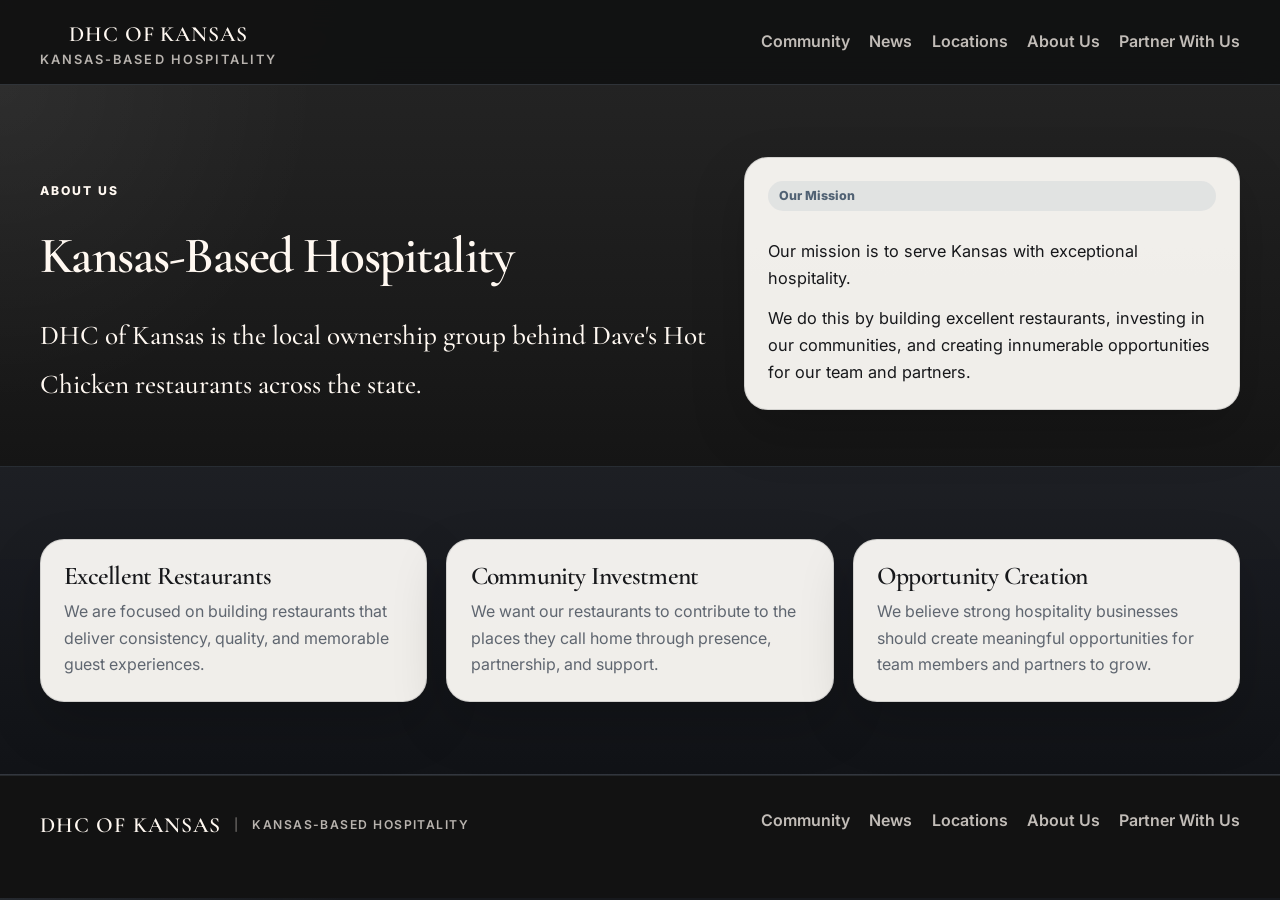
<file: about.html>
<!DOCTYPE html>
<html lang="en">
<head>
  <meta charset="UTF-8" />
  <meta name="viewport" content="width=device-width, initial-scale=1.0" />
  <title>About Us | DHC Kansas</title>
  <meta name="description" content="About DHC of Kansas, a Dave's Hot Chicken franchise company operating in Kansas." />
  <link rel="preconnect" href="https://fonts.googleapis.com" />
  <link rel="preconnect" href="https://fonts.gstatic.com" crossorigin />
  <link rel="icon" type="image/svg+xml" href="favicon.svg" />
  <link href="https://fonts.googleapis.com/css2?family=Inter:wght@400;500;600;700;800&family=Rye&family=Cormorant+Garamond:wght@500;600;700&display=swap" rel="stylesheet" />
  <link rel="stylesheet" href="styles.css" />
</head>
<body>
  <header class="site-header">
    <div class="container nav">
      <a href="index.html" class="brand brand-stack" aria-label="DHC of Kansas home">
        <span class="brand-title">DHC of Kansas</span>
        <span class="brand-script">Kansas-based hospitality</span>
      </a>
      <nav class="nav-links" aria-label="Primary">
        <a href="community.html">Community</a>
        <a href="news.html">News</a>
        <a href="locations.html">Locations</a>
        <a href="about.html">About Us</a>
        <a href="partner.html">Partner With Us</a>
              </nav>
      <button class="menu-toggle" aria-label="Open menu" aria-expanded="false" aria-controls="mobileMenu">
        <span></span>
        <span></span>
        <span></span>
      </button>
    </div>
    <div id="mobileMenu" class="mobile-menu container">
      <a href="community.html">Community</a>
      <a href="news.html">News</a>
      <a href="locations.html">Locations</a>
      <a href="about.html">About Us</a>
      <a href="partner.html">Partner With Us</a>
       </div>
  </header>
  <main>
    <section class="page-hero about-hero">
      <div class="container about-hero-grid">
        <div class="about-hero-copy">
          <p class="section-tag">About Us</p>
          <h1 class="page-title">Kansas-Based Hospitality</h1>
          <p class="lede-copy about-lede">DHC of Kansas is the local ownership group behind Dave's Hot Chicken restaurants across the state.</p>
        </div>

        <div class="page-card about-mission-card reveal">
          <span class="chip">Our Mission</span>
          <p>Our mission is to serve Kansas with exceptional hospitality.</p>
          <p>We do this by building excellent restaurants, investing in our communities, and creating innumerable opportunities for our team and partners.</p>
        </div>
      </div>
    </section>

    <section class="page-section section-soft">
      <div class="container about-values-grid">
        <article class="page-card about-value-card reveal">
          <h2>Excellent Restaurants</h2>
          <p>We are focused on building restaurants that deliver consistency, quality, and memorable guest experiences.</p>
        </article>

        <article class="page-card about-value-card reveal">
          <h2>Community Investment</h2>
          <p>We want our restaurants to contribute to the places they call home through presence, partnership, and support.</p>
        </article>

        <article class="page-card about-value-card reveal">
          <h2>Opportunity Creation</h2>
          <p>We believe strong hospitality businesses should create meaningful opportunities for team members and partners to grow.</p>
        </article>
      </div>
    </section>
  </main>
  <footer class="site-footer">
    <div class="container footer-grid">
      <div>
        <a href="index.html" class="brand brand-stack footer-brand" aria-label="DHC of Kansas home">
          <span class="brand-title">DHC of Kansas</span>
          <span class="brand-script">Kansas-based hospitality</span>
        </a>
      </div>
      <div class="footer-links">
        <a href="community.html">Community</a>
        <a href="news.html">News</a>
        <a href="locations.html">Locations</a>
        <a href="about.html">About Us</a>
        <a href="partner.html">Partner With Us</a>
            </div>
    </div>
  </footer>
  <script src="script.js"></script>
</body>
</html>
</file>
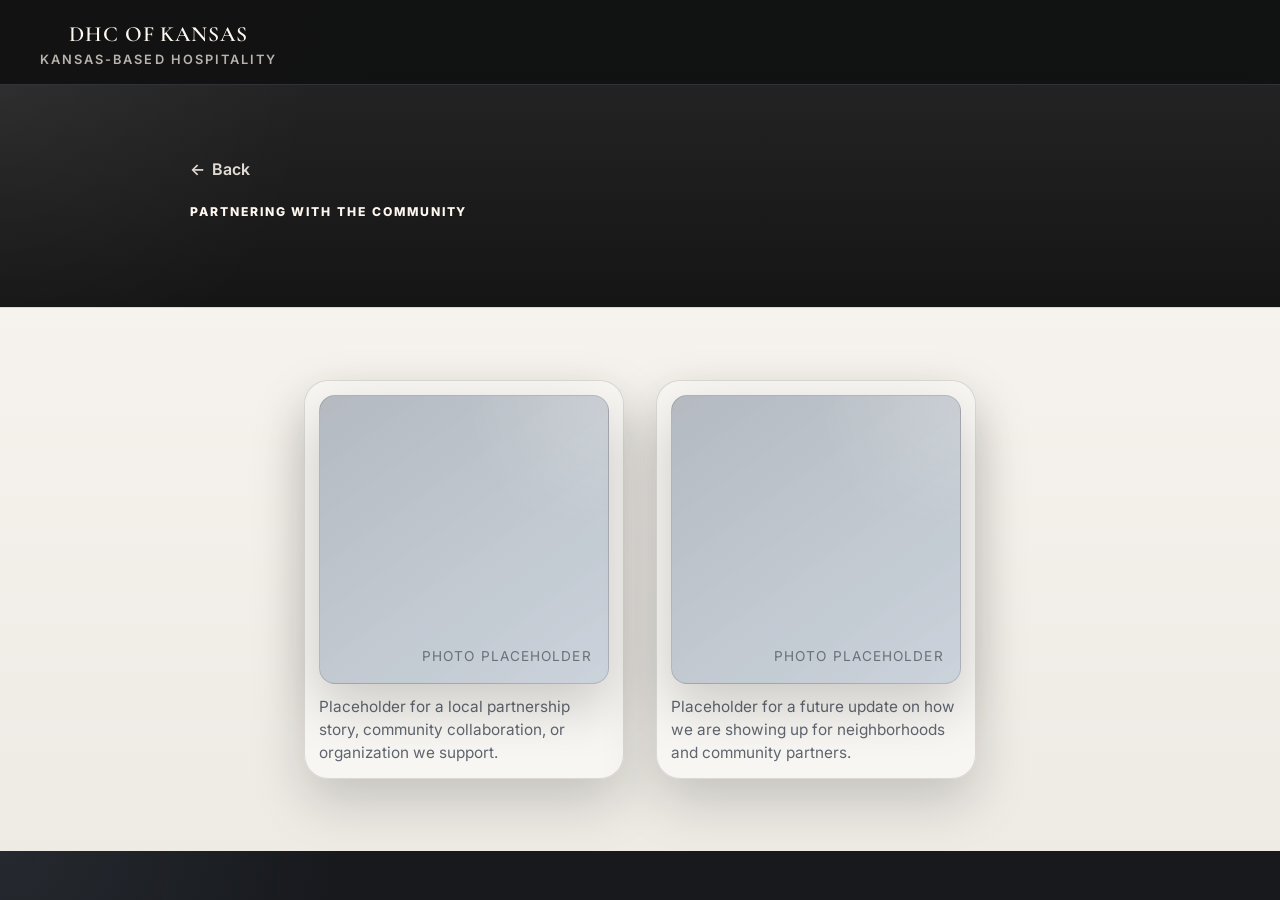
<file: community-partners.html>
<!DOCTYPE html>
<html lang="en">
<head>
  <meta charset="UTF-8" />
  <meta name="viewport" content="width=device-width, initial-scale=1.0" />
  <title>Partnering With the Community | DHC Kansas</title>
  <meta name="description" content="Community partnerships for DHC of Kansas." />
  <link rel="preconnect" href="https://fonts.googleapis.com" />
  <link rel="preconnect" href="https://fonts.gstatic.com" crossorigin />
  <link rel="icon" type="image/svg+xml" href="favicon.svg" />
  <link href="https://fonts.googleapis.com/css2?family=Inter:wght@400;500;600;700;800&family=Rye&family=Cormorant+Garamond:wght@500;600;700&display=swap" rel="stylesheet" />
  <link rel="stylesheet" href="styles.css" />
</head>
<body>
  <header class="site-header">
    <div class="container nav">
      <a href="index.html" class="brand brand-stack" aria-label="DHC of Kansas home"><span class="brand-title">DHC of Kansas</span><span class="brand-script">Kansas-based hospitality</span></a>
     <button class="menu-toggle" aria-label="Open menu" aria-expanded="false" aria-controls="mobileMenu"><span></span><span></span><span></span></button>
    </div>
 </header>
  <main><section class="page-hero"><div class="container narrow-copy"><a href="community.html" class="back-link"><span>&larr;</span><span>Back</span></a><p class="section-tag">Partnering With the Community</p></div></section><section class="page-section"><div class="container"><div class="detail-card-grid"><article class="page-card detail-card reveal"><div class="photo-card photo-card-small"></div><p>Placeholder for a local partnership story, community collaboration, or organization we support.</p></article><article class="page-card detail-card reveal"><div class="photo-card photo-card-small"></div><p>Placeholder for a future update on how we are showing up for neighborhoods and community partners.</p></article></div></div></section></main>
  <script src="script.js"></script>
</body>
</html>
</file>
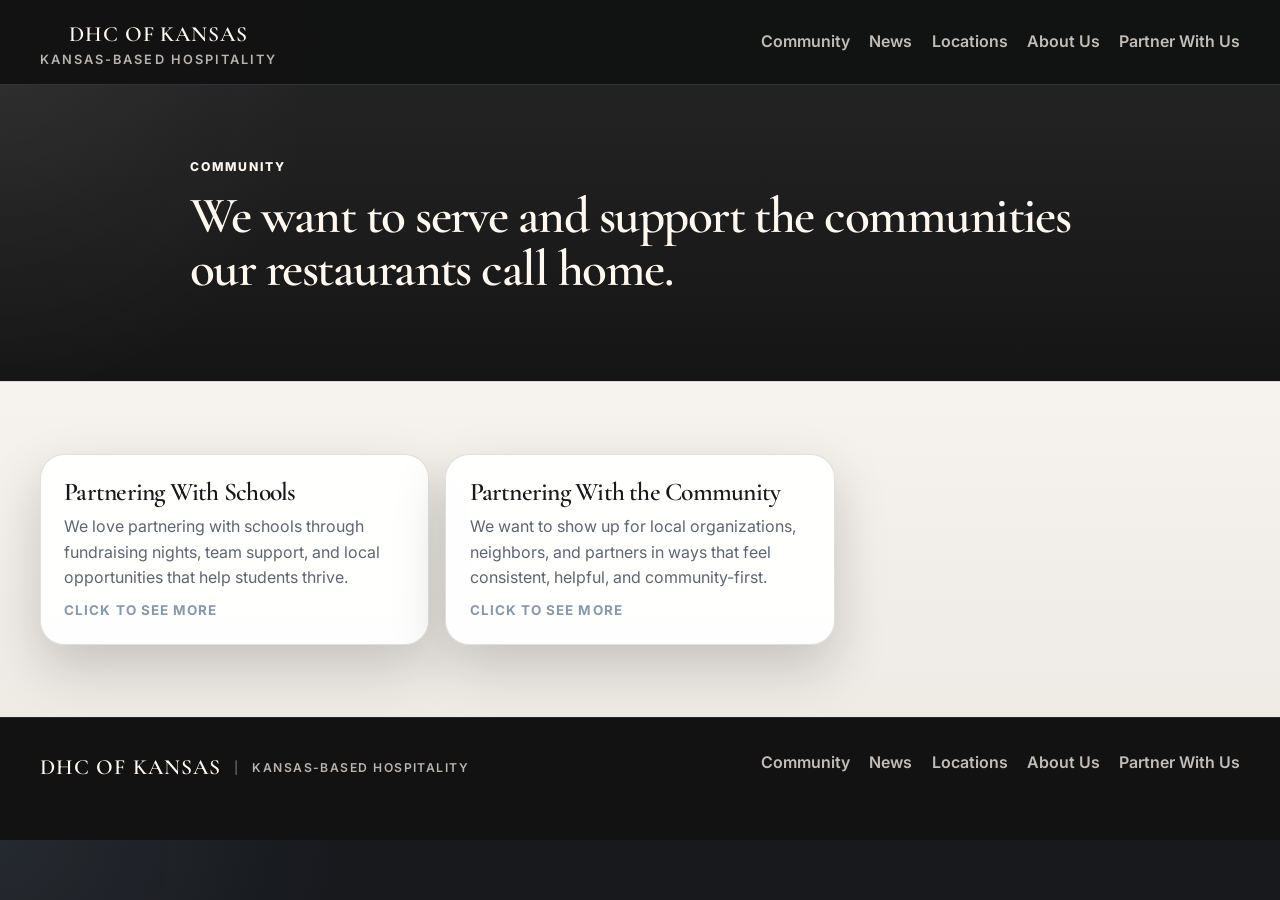
<file: community.html>
<!DOCTYPE html>
<html lang="en">
<head>
  <meta charset="UTF-8" />
  <meta name="viewport" content="width=device-width, initial-scale=1.0" />
  <title>Community | DHC Kansas</title>
  <meta
    name="description"
    content="Community involvement updates and local partnerships for DHC of Kansas."
  />
  <link rel="preconnect" href="https://fonts.googleapis.com" />
  <link rel="preconnect" href="https://fonts.gstatic.com" crossorigin />
  <link rel="icon" type="image/svg+xml" href="favicon.svg" />
  <link href="https://fonts.googleapis.com/css2?family=Inter:wght@400;500;600;700;800&family=Rye&family=Cormorant+Garamond:wght@500;600;700&display=swap" rel="stylesheet" />
  <link rel="stylesheet" href="styles.css" />
</head>
<body>
  <header class="site-header">
    <div class="container nav">
      <a href="index.html" class="brand brand-stack" aria-label="DHC of Kansas home">
        <span class="brand-title">DHC of Kansas</span>
        <span class="brand-script">Kansas-based hospitality</span>
      </a>

      <nav class="nav-links" aria-label="Primary">
        <a href="community.html">Community</a>
        <a href="news.html">News</a>
        <a href="locations.html">Locations</a>
        <a href="about.html">About Us</a>
        <a href="partner.html">Partner With Us</a>
      </nav>

      <button class="menu-toggle" aria-label="Open menu" aria-expanded="false" aria-controls="mobileMenu">
        <span></span>
        <span></span>
        <span></span>
      </button>
    </div>

    <div id="mobileMenu" class="mobile-menu container">
      <a href="community.html">Community</a>
      <a href="news.html">News</a>
      <a href="locations.html">Locations</a>
      <a href="about.html">About Us</a>
      <a href="partner.html">Partner With Us</a>
    </div>
  </header>

  <main>
    <section class="page-hero">
      <div class="container narrow-copy">
        <p class="section-tag">Community</p>
        <h1 class="page-title">We want to serve and support the communities our restaurants call home.</h1>
      </div>
    </section>

    <section class="page-section">
      <div class="container section-stack compact-stack">
        <div class="community-link-grid">
          <a href="schools.html" class="page-card feature-link-card reveal" aria-label="Partnering With Schools">
            <h2>Partnering With Schools</h2>
            <p>We love partnering with schools through fundraising nights, team support, and local opportunities that help students thrive.</p>
            <span class="feature-link-card-cta">Click to see more</span>
          </a>

          <a href="community-partners.html" class="page-card feature-link-card reveal" aria-label="Partnering With the Community">
            <h2>Partnering With the Community</h2>
            <p>We want to show up for local organizations, neighbors, and partners in ways that feel consistent, helpful, and community-first.</p>
            <span class="feature-link-card-cta">Click to see more</span>
          </a>
        </div>
      </div>
    </section>
  </main>

  <footer class="site-footer">
    <div class="container footer-grid">
      <div>
        <a href="index.html" class="brand brand-stack footer-brand" aria-label="DHC of Kansas home">
          <span class="brand-title">DHC of Kansas</span>
          <span class="brand-script">Kansas-based hospitality</span>
        </a>
      </div>
      <div class="footer-links">
        <a href="community.html">Community</a>
        <a href="news.html">News</a>
        <a href="locations.html">Locations</a>
        <a href="about.html">About Us</a>
        <a href="partner.html">Partner With Us</a>
      </div>
    </div>
  </footer>

  <script src="script.js"></script>
</body>
</html>
</file>
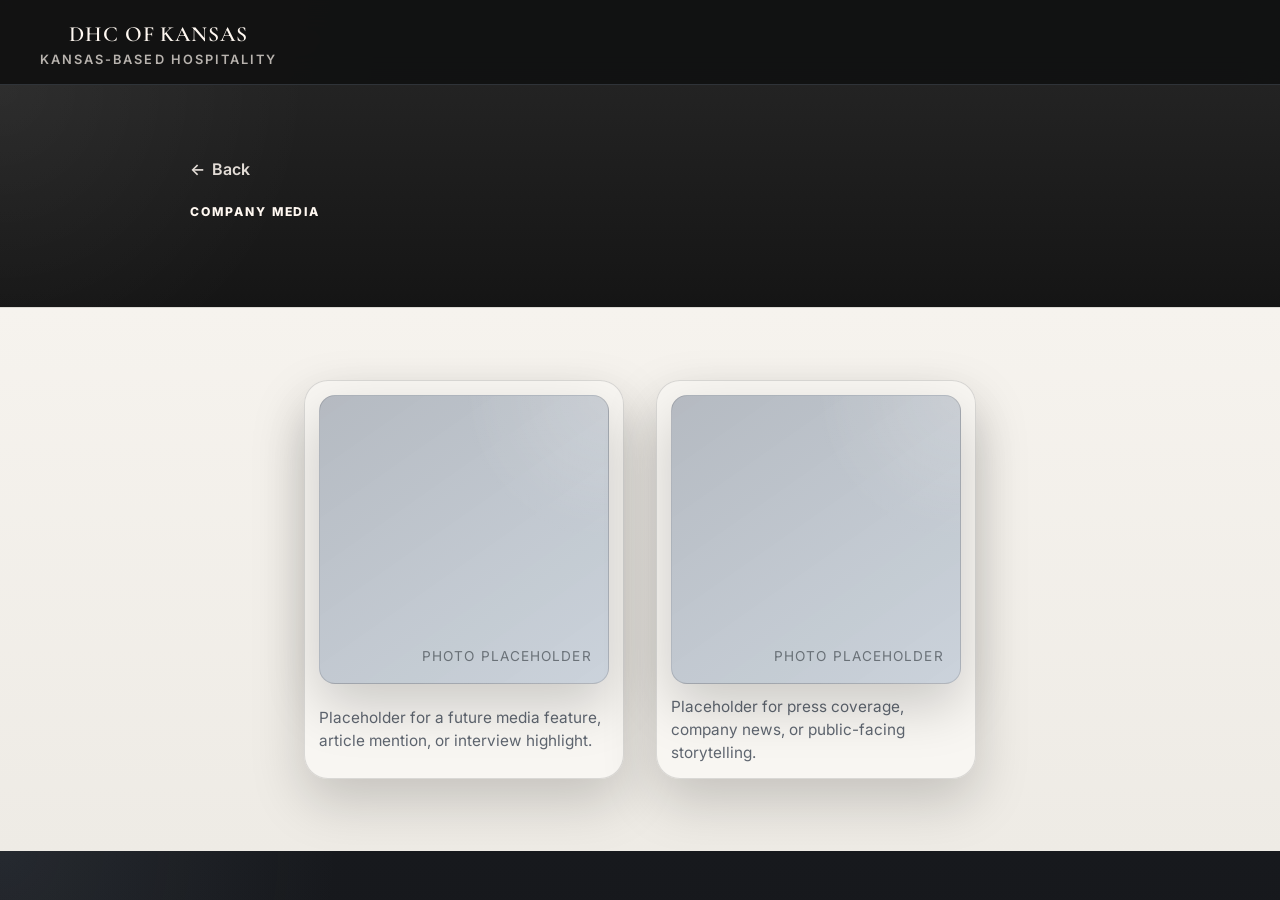
<file: company-media.html>
<!DOCTYPE html>
<html lang="en">
<head>
  <meta charset="UTF-8" />
  <meta name="viewport" content="width=device-width, initial-scale=1.0" />
  <title>Company Media | DHC Kansas</title>
  <meta name="description" content="Company media and coverage for DHC of Kansas." />
  <link rel="preconnect" href="https://fonts.googleapis.com" />
  <link rel="preconnect" href="https://fonts.gstatic.com" crossorigin />
  <link rel="icon" type="image/svg+xml" href="favicon.svg" />
  <link href="https://fonts.googleapis.com/css2?family=Inter:wght@400;500;600;700;800&family=Rye&family=Cormorant+Garamond:wght@500;600;700&display=swap" rel="stylesheet" />
  <link rel="stylesheet" href="styles.css" />
</head>
<body>
  <header class="site-header">
    <div class="container nav">
      <a href="index.html" class="brand brand-stack" aria-label="DHC of Kansas home"><span class="brand-title">DHC of Kansas</span><span class="brand-script">Kansas-based hospitality</span></a>
      <button class="menu-toggle" aria-label="Open menu" aria-expanded="false" aria-controls="mobileMenu"><span></span><span></span><span></span></button>
    </div>
  </header>
  <main><section class="page-hero"><div class="container narrow-copy"><a href="news.html" class="back-link"><span>&larr;</span><span>Back</span></a><p class="section-tag">Company Media</p></div></section><section class="page-section"><div class="container"><div class="detail-card-grid"><article class="page-card detail-card reveal"><div class="photo-card photo-card-small"></div><p>Placeholder for a future media feature, article mention, or interview highlight.</p></article><article class="page-card detail-card reveal"><div class="photo-card photo-card-small"></div><p>Placeholder for press coverage, company news, or public-facing storytelling.</p></article></div></div></section></main>
  <script src="script.js"></script>
</body>
</html>
</file>
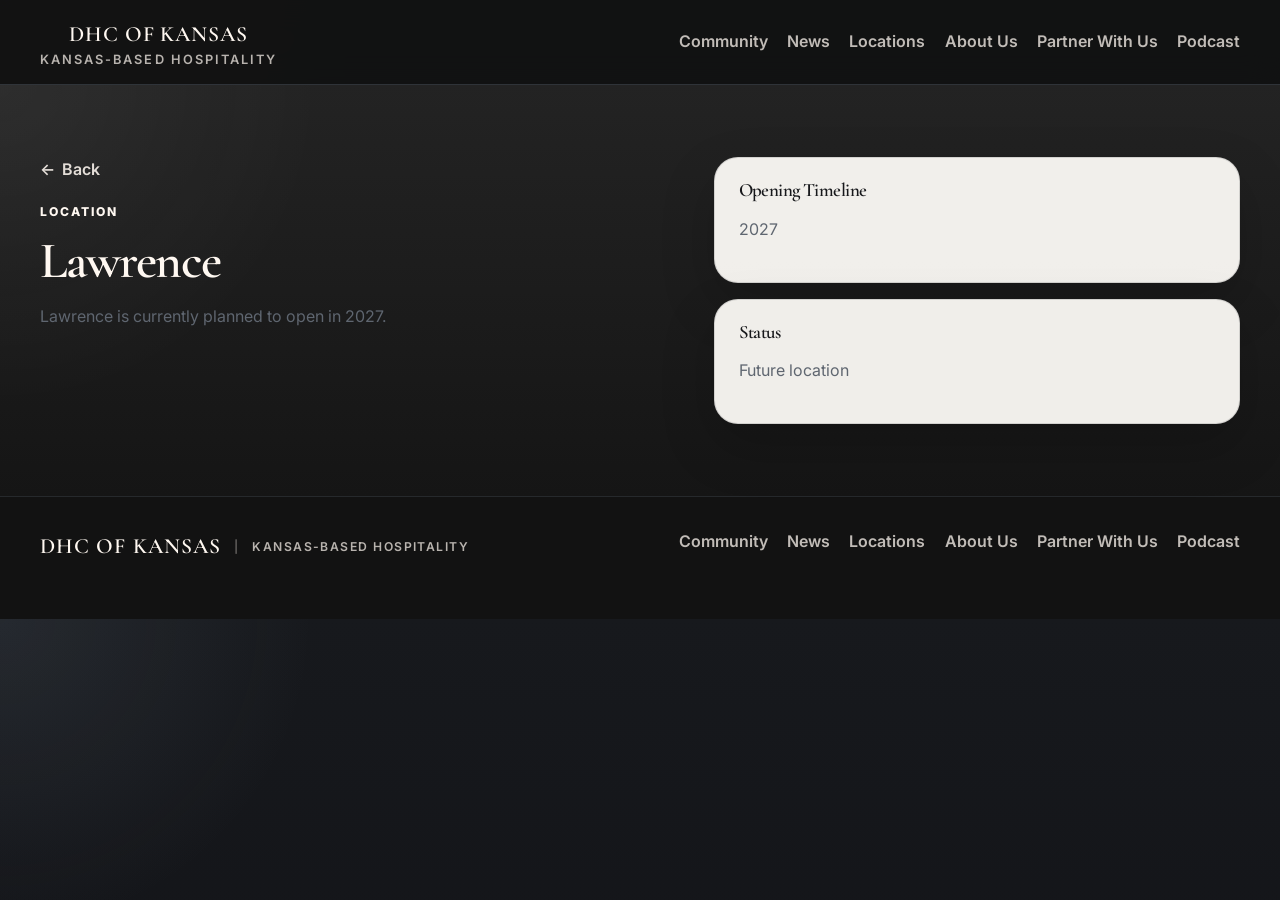
<file: lawrence.html>
<!DOCTYPE html>
<html lang="en">
<head>
  <meta charset="UTF-8" />
  <meta name="viewport" content="width=device-width, initial-scale=1.0" />
  <title>Lawrence | DHC Kansas</title>
  <meta name="description" content="Lawrence location page for DHC Kansas. Opening planned for 2027." />
  <link rel="preconnect" href="https://fonts.googleapis.com" />
  <link rel="preconnect" href="https://fonts.gstatic.com" crossorigin />
  <link rel="icon" type="image/svg+xml" href="favicon.svg" />
  <link href="https://fonts.googleapis.com/css2?family=Inter:wght@400;500;600;700;800&family=Rye&family=Cormorant+Garamond:wght@500;600;700&display=swap" rel="stylesheet" />
  <link rel="stylesheet" href="styles.css" />
</head>
<body>
  <header class="site-header">
    <div class="container nav">
      <a href="index.html" class="brand brand-stack" aria-label="DHC of Kansas home">
        <span class="brand-title">DHC of Kansas</span>
        <span class="brand-script">Kansas-based hospitality</span>
      </a>

      <nav class="nav-links" aria-label="Primary">
        <a href="community.html">Community</a>
        <a href="news.html">News</a>
        <a href="locations.html">Locations</a>
        <a href="about.html">About Us</a>
        <a href="partner.html">Partner With Us</a>
        <a href="https://restaurantexcellence.com" target="_blank" rel="noreferrer">Podcast</a>
      </nav>

      <button class="menu-toggle" aria-label="Open menu" aria-expanded="false" aria-controls="mobileMenu">
        <span></span>
        <span></span>
        <span></span>
      </button>
    </div>

    <div id="mobileMenu" class="mobile-menu container">
      <a href="community.html">Community</a>
      <a href="news.html">News</a>
      <a href="locations.html">Locations</a>
      <a href="about.html">About Us</a>
      <a href="partner.html">Partner With Us</a>
      <a href="https://restaurantexcellence.com" target="_blank" rel="noreferrer">Podcast</a>
    </div>
  </header>

  <main>
    <section class="page-hero">
      <div class="container page-layout">
        <div class="page-intro">
          <a href="locations.html" class="back-link"><span>&larr;</span><span>Back</span></a>
          <p class="section-tag">Location</p>
          <h1 class="page-title">Lawrence</h1>
          <p>Lawrence is currently planned to open in 2027.</p>
        </div>

        <aside>
          <div class="location-meta">
            <h3>Opening Timeline</h3>
            <p>2027</p>
          </div>
          <div class="location-meta">
            <h3>Status</h3>
            <p>Future location</p>
          </div>
        </aside>
      </div>
    </section>
  </main>

  <footer class="site-footer">
    <div class="container footer-grid">
      <div>
        <a href="index.html" class="brand brand-stack footer-brand" aria-label="DHC of Kansas home">
          <span class="brand-title">DHC of Kansas</span>
          <span class="brand-script">Kansas-based hospitality</span>
        </a>
      </div>
      <div class="footer-links">
        <a href="community.html">Community</a>
        <a href="news.html">News</a>
        <a href="locations.html">Locations</a>
        <a href="about.html">About Us</a>
        <a href="partner.html">Partner With Us</a>
        <a href="https://restaurantexcellence.com" target="_blank" rel="noreferrer">Podcast</a>
      </div>
    </div>
  </footer>

  <script src="script.js"></script>
</body>
</html>
</file>
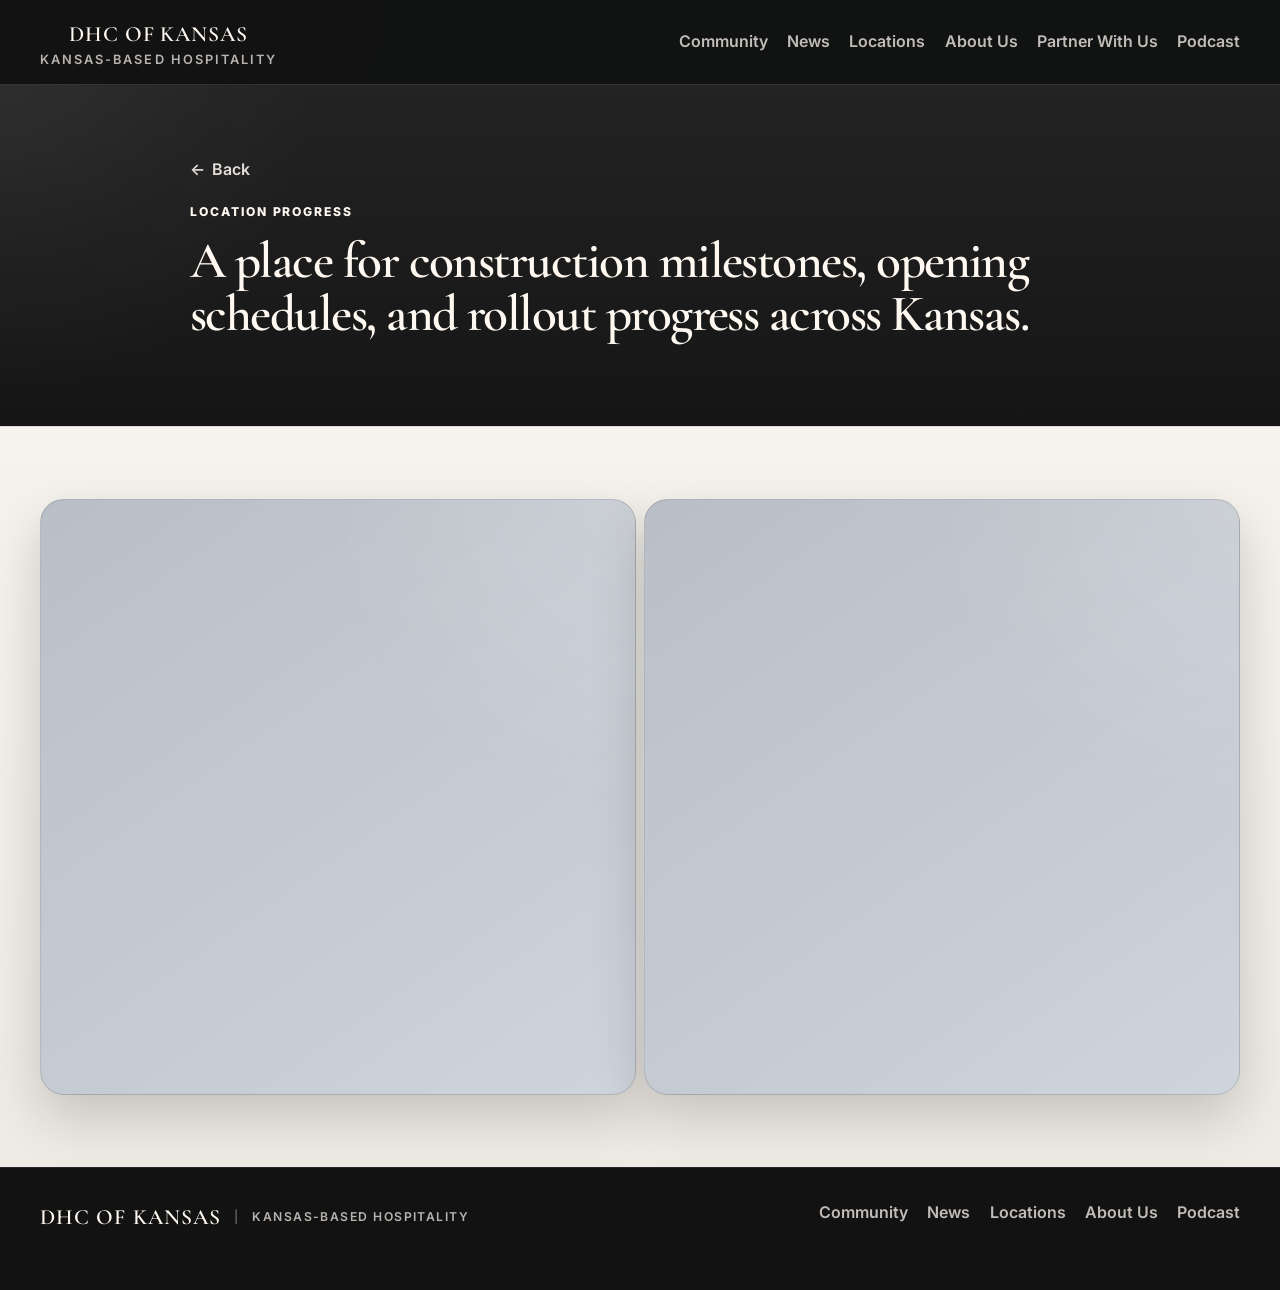
<file: location-progress.html>
<!DOCTYPE html>
<html lang="en">
<head>
  <meta charset="UTF-8" />
  <meta name="viewport" content="width=device-width, initial-scale=1.0" />
  <title>Location Progress | DHC Kansas</title>
  <meta name="description" content="Location progress updates for DHC of Kansas." />
  <link rel="preconnect" href="https://fonts.googleapis.com" />
  <link rel="preconnect" href="https://fonts.gstatic.com" crossorigin />
  <link rel="icon" type="image/svg+xml" href="favicon.svg" />
  <link href="https://fonts.googleapis.com/css2?family=Inter:wght@400;500;600;700;800&family=Rye&family=Cormorant+Garamond:wght@500;600;700&display=swap" rel="stylesheet" />
  <link rel="stylesheet" href="styles.css" />
</head>
<body>
  <header class="site-header">
    <div class="container nav">
      <a href="index.html" class="brand brand-stack" aria-label="DHC of Kansas home"><span class="brand-title">DHC of Kansas</span><span class="brand-script">Kansas-based hospitality</span></a>
      <nav class="nav-links" aria-label="Primary"><a href="community.html">Community</a><a href="news.html">News</a><a href="locations.html">Locations</a><a href="about.html">About Us</a><a href="partner.html">Partner With Us</a><a href="https://restaurantexcellence.com" target="_blank" rel="noreferrer">Podcast</a></nav>
      <button class="menu-toggle" aria-label="Open menu" aria-expanded="false" aria-controls="mobileMenu"><span></span><span></span><span></span></button>
    </div>
    <div id="mobileMenu" class="mobile-menu container"><a href="community.html">Community</a><a href="news.html">News</a><a href="locations.html">Locations</a><a href="about.html">About Us</a><a href="partner.html">Partner With Us</a><a href="https://restaurantexcellence.com" target="_blank" rel="noreferrer">Podcast</a></div>
  </header>
  <main><section class="page-hero"><div class="container narrow-copy"><a href="news.html" class="back-link"><span>&larr;</span><span>Back</span></a><p class="section-tag">Location Progress</p><h1 class="page-title">A place for construction milestones, opening schedules, and rollout progress across Kansas.</h1></div></section><section class="page-section"><div class="container"><div class="gallery-grid compact-gallery"><div class="gallery-placeholder"></div><div class="gallery-placeholder"></div></div></div></section></main>
  <footer class="site-footer"><div class="container footer-grid"><div><a href="index.html" class="brand brand-stack footer-brand" aria-label="DHC of Kansas home"><span class="brand-title">DHC of Kansas</span><span class="brand-script">Kansas-based hospitality</span></a></div><div class="footer-links"><a href="community.html">Community</a><a href="news.html">News</a><a href="locations.html">Locations</a><a href="about.html">About Us</a><a href="https://restaurantexcellence.com" target="_blank" rel="noreferrer">Podcast</a></div></div></footer>
  <script src="script.js"></script>
</body>
</html>
</file>
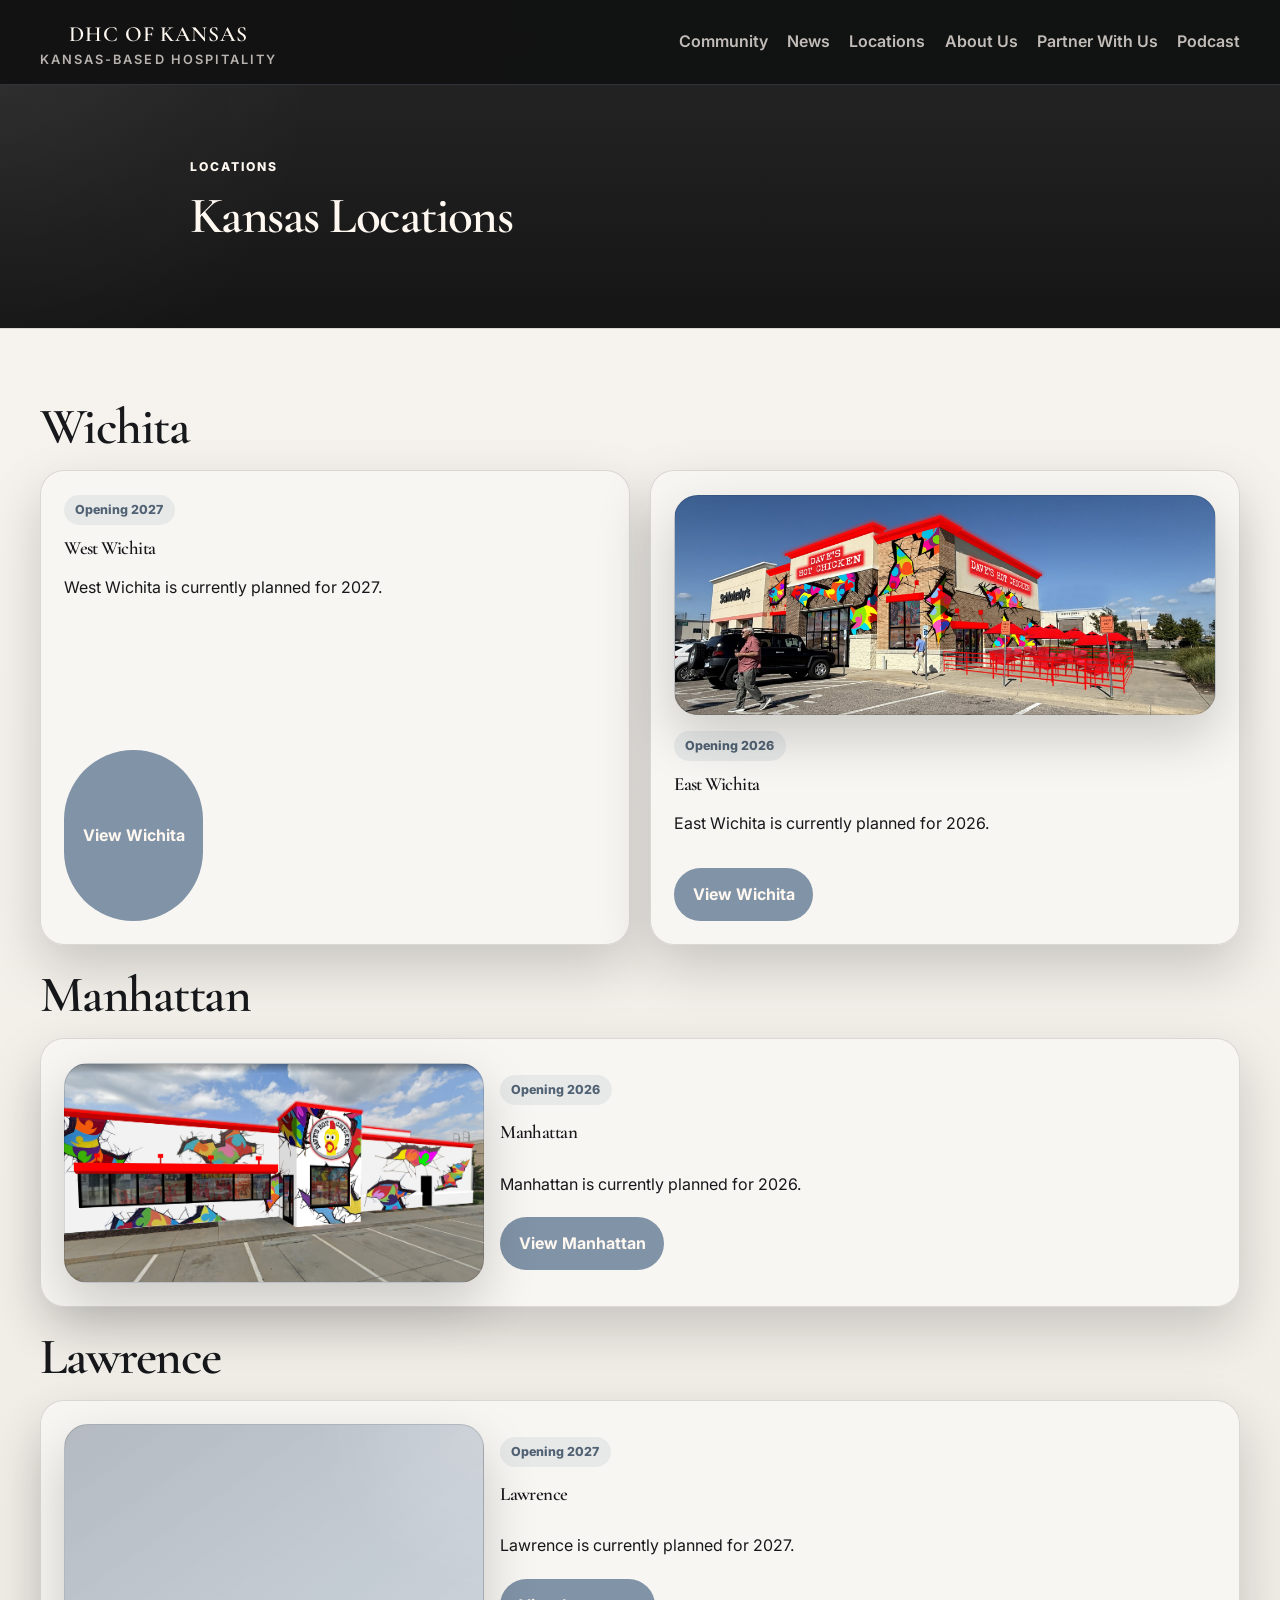
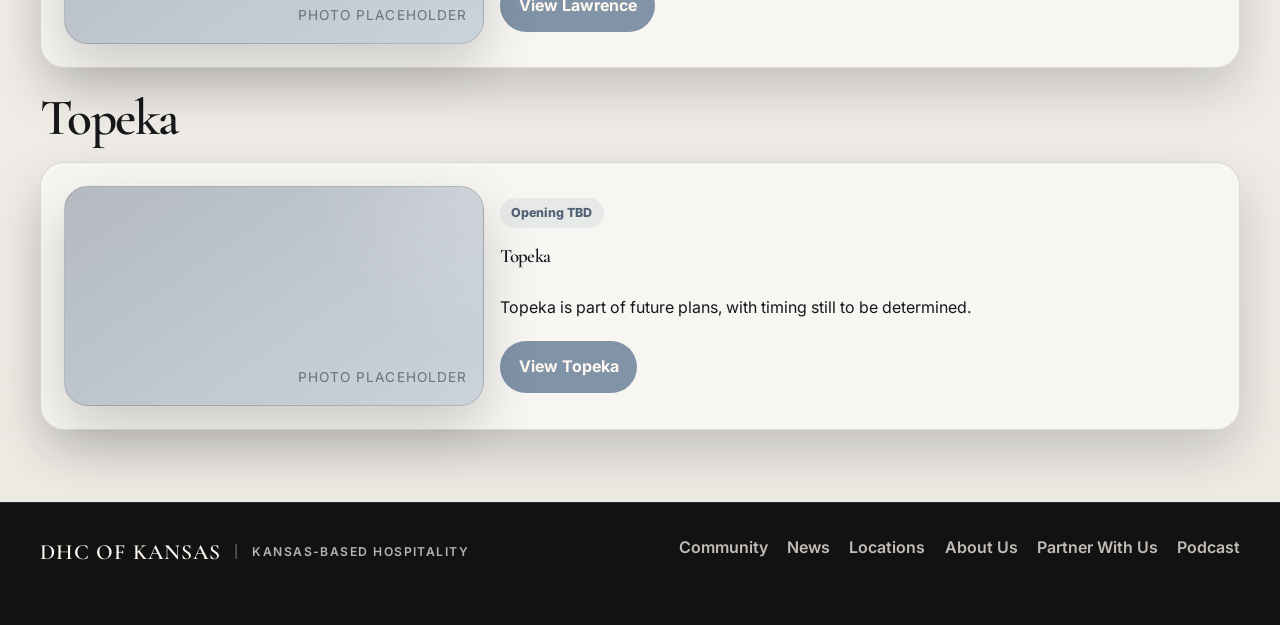
<file: locations.html>
<!DOCTYPE html>
<html lang="en">
<head>
  <meta charset="UTF-8" />
  <meta name="viewport" content="width=device-width, initial-scale=1.0" />
  <title>Locations | DHC Kansas</title>
  <meta
    name="description"
    content="Browse Wichita, Manhattan, Lawrence, and Topeka location pages for DHC Kansas."
  />
  <link rel="preconnect" href="https://fonts.googleapis.com" />
  <link rel="preconnect" href="https://fonts.gstatic.com" crossorigin />
  <link rel="icon" type="image/svg+xml" href="favicon.svg" />
  <link href="https://fonts.googleapis.com/css2?family=Inter:wght@400;500;600;700;800&family=Rye&family=Cormorant+Garamond:wght@500;600;700&display=swap" rel="stylesheet" />
  <link rel="stylesheet" href="styles.css" />
</head>
<body>
  <header class="site-header">
    <div class="container nav">
      <a href="index.html" class="brand brand-stack" aria-label="DHC of Kansas home">
        <span class="brand-title">DHC of Kansas</span>
        <span class="brand-script">Kansas-based hospitality</span>
      </a>

      <nav class="nav-links" aria-label="Primary">
        <a href="community.html">Community</a>
        <a href="news.html">News</a>
        <a href="locations.html">Locations</a>
        <a href="about.html">About Us</a>
        <a href="partner.html">Partner With Us</a>
        <a href="https://restaurantexcellence.com" target="_blank" rel="noreferrer">Podcast</a>
      </nav>

      <button class="menu-toggle" aria-label="Open menu" aria-expanded="false" aria-controls="mobileMenu">
        <span></span>
        <span></span>
        <span></span>
      </button>
    </div>

    <div id="mobileMenu" class="mobile-menu container">
      <a href="community.html">Community</a>
      <a href="news.html">News</a>
      <a href="locations.html">Locations</a>
      <a href="about.html">About Us</a>
      <a href="partner.html">Partner With Us</a>
      <a href="https://restaurantexcellence.com" target="_blank" rel="noreferrer">Podcast</a>
    </div>
  </header>

  <main>
    <section class="page-hero">
      <div class="container narrow-copy">
        <p class="section-tag">Locations</p>
        <h1 class="page-title">Kansas Locations</h1>
      </div>
    </section>

    <section class="page-section">
      <div class="container locations-overview">
        <section class="city-group">
          <div class="city-heading">
            <h2>Wichita</h2>
          </div>
          <div class="city-group-grid">
            <article class="city-panel reveal">
                            <div>
                <span class="chip">Opening 2027</span>
                <h3>West Wichita</h3>
                <p>West Wichita is currently planned for 2027.</p>
              </div>
              <a href="wichita.html" class="city-link">View Wichita</a>
            </article>

            <article class="city-panel reveal">
              <a href="wichita.html" class="photo-card photo-card-image" style="background-image: url('East%20Wichita%20pic.jpg');" aria-label="East Wichita"></a>
              <div>
                <span class="chip">Opening 2026</span>
                <h3>East Wichita</h3>
                <p>East Wichita is currently planned for 2026.</p>
              </div>
              <a href="wichita.html" class="city-link">View Wichita</a>
            </article>
          </div>
        </section>

        <section class="city-group">
          <div class="city-heading">
            <h2>Manhattan</h2>
          </div>
          <div class="city-group-grid single-card">
            <article class="city-panel city-panel-row reveal">
              <a href="manhattan.html" class="photo-card photo-card-image" style="background-image: url('Manhattan%20pic.jpg');" aria-label="Manhattan"></a>
              <div class="city-panel-copy">
                <span class="chip">Opening 2026</span>
                <h3>Manhattan</h3>
                <p>Manhattan is currently planned for 2026.</p>
                <a href="manhattan.html" class="city-link">View Manhattan</a>
              </div>
            </article>
          </div>
        </section>

        <section class="city-group">
          <div class="city-heading">
            <h2>Lawrence</h2>
          </div>
          <div class="city-group-grid single-card">
            <article class="city-panel city-panel-row reveal">
              <a href="lawrence.html" class="photo-card" aria-label="Lawrence"></a>
              <div class="city-panel-copy">
                <span class="chip">Opening 2027</span>
                <h3>Lawrence</h3>
                <p>Lawrence is currently planned for 2027.</p>
                <a href="lawrence.html" class="city-link">View Lawrence</a>
              </div>
            </article>
          </div>
        </section>

        <section class="city-group">
          <div class="city-heading">
            <h2>Topeka</h2>
          </div>
          <div class="city-group-grid single-card">
            <article class="city-panel city-panel-row reveal">
              <a href="topeka.html" class="photo-card" aria-label="Topeka"></a>
              <div class="city-panel-copy">
                <span class="chip">Opening TBD</span>
                <h3>Topeka</h3>
                <p>Topeka is part of future plans, with timing still to be determined.</p>
                <a href="topeka.html" class="city-link">View Topeka</a>
              </div>
            </article>
          </div>
        </section>
      </div>
    </section>
  </main>

  <footer class="site-footer">
    <div class="container footer-grid">
      <div>
        <a href="index.html" class="brand brand-stack footer-brand" aria-label="DHC of Kansas home">
          <span class="brand-title">DHC of Kansas</span>
          <span class="brand-script">Kansas-based hospitality</span>
        </a>
      </div>
      <div class="footer-links">
        <a href="community.html">Community</a>
        <a href="news.html">News</a>
        <a href="locations.html">Locations</a>
        <a href="about.html">About Us</a>
        <a href="partner.html">Partner With Us</a>
        <a href="https://restaurantexcellence.com" target="_blank" rel="noreferrer">Podcast</a>
      </div>
    </div>
  </footer>

  <script src="script.js"></script>
</body>
</html>
</file>
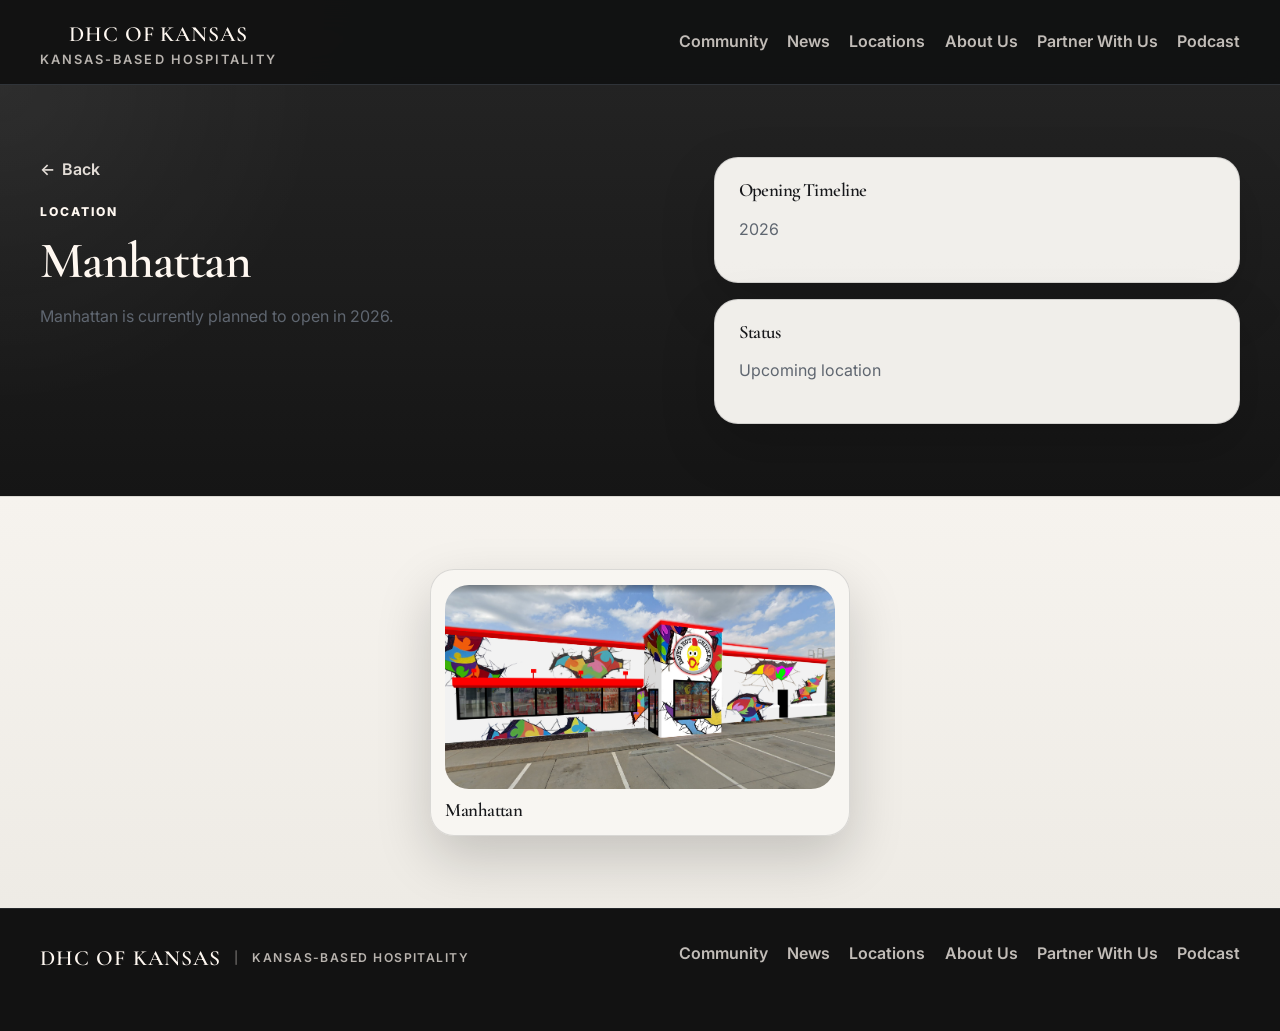
<file: manhattan.html>
<!DOCTYPE html>
<html lang="en">
<head>
  <meta charset="UTF-8" />
  <meta name="viewport" content="width=device-width, initial-scale=1.0" />
  <title>Manhattan | DHC Kansas</title>
  <meta name="description" content="Manhattan location page for DHC Kansas. Opening planned for 2026." />
  <link rel="preconnect" href="https://fonts.googleapis.com" />
  <link rel="preconnect" href="https://fonts.gstatic.com" crossorigin />
  <link rel="icon" type="image/svg+xml" href="favicon.svg" />
  <link href="https://fonts.googleapis.com/css2?family=Inter:wght@400;500;600;700;800&family=Rye&family=Cormorant+Garamond:wght@500;600;700&display=swap" rel="stylesheet" />
  <link rel="stylesheet" href="styles.css" />
</head>
<body>
  <header class="site-header">
    <div class="container nav">
      <a href="index.html" class="brand brand-stack" aria-label="DHC of Kansas home">
        <span class="brand-title">DHC of Kansas</span>
        <span class="brand-script">Kansas-based hospitality</span>
      </a>

      <nav class="nav-links" aria-label="Primary">
        <a href="community.html">Community</a>
        <a href="news.html">News</a>
        <a href="locations.html">Locations</a>
        <a href="about.html">About Us</a>
        <a href="partner.html">Partner With Us</a>
        <a href="https://restaurantexcellence.com" target="_blank" rel="noreferrer">Podcast</a>
      </nav>

      <button class="menu-toggle" aria-label="Open menu" aria-expanded="false" aria-controls="mobileMenu">
        <span></span>
        <span></span>
        <span></span>
      </button>
    </div>

    <div id="mobileMenu" class="mobile-menu container">
      <a href="community.html">Community</a>
      <a href="news.html">News</a>
      <a href="locations.html">Locations</a>
      <a href="about.html">About Us</a>
      <a href="partner.html">Partner With Us</a>
      <a href="https://restaurantexcellence.com" target="_blank" rel="noreferrer">Podcast</a>
    </div>
  </header>

  <main>
    <section class="page-hero">
      <div class="container page-layout">
        <div class="page-intro">
          <a href="locations.html" class="back-link"><span>&larr;</span><span>Back</span></a>
          <p class="section-tag">Location</p>
          <h1 class="page-title">Manhattan</h1>
          <p>Manhattan is currently planned to open in 2026.</p>
        </div>

        <aside>
          <div class="location-meta">
            <h3>Opening Timeline</h3>
            <p>2026</p>
          </div>
          <div class="location-meta">
            <h3>Status</h3>
            <p>Upcoming location</p>
          </div>
        </aside>
      </div>
    </section>

    <section class="page-section">
      <div class="container location-photo-stack single-photo">
        <article class="page-card location-photo-card reveal">
          <img class="location-photo-image" src="Manhattan pic.jpg" alt="Manhattan storefront rendering" />
          <h3>Manhattan</h3>
        </article>
      </div>
    </section>
  </main>

  <footer class="site-footer">
    <div class="container footer-grid">
      <div>
        <a href="index.html" class="brand brand-stack footer-brand" aria-label="DHC of Kansas home">
          <span class="brand-title">DHC of Kansas</span>
          <span class="brand-script">Kansas-based hospitality</span>
        </a>
      </div>
      <div class="footer-links">
        <a href="community.html">Community</a>
        <a href="news.html">News</a>
        <a href="locations.html">Locations</a>
        <a href="about.html">About Us</a>
        <a href="partner.html">Partner With Us</a>
        <a href="https://restaurantexcellence.com" target="_blank" rel="noreferrer">Podcast</a>
      </div>
    </div>
  </footer>

  <script src="script.js"></script>
</body>
</html>
</file>
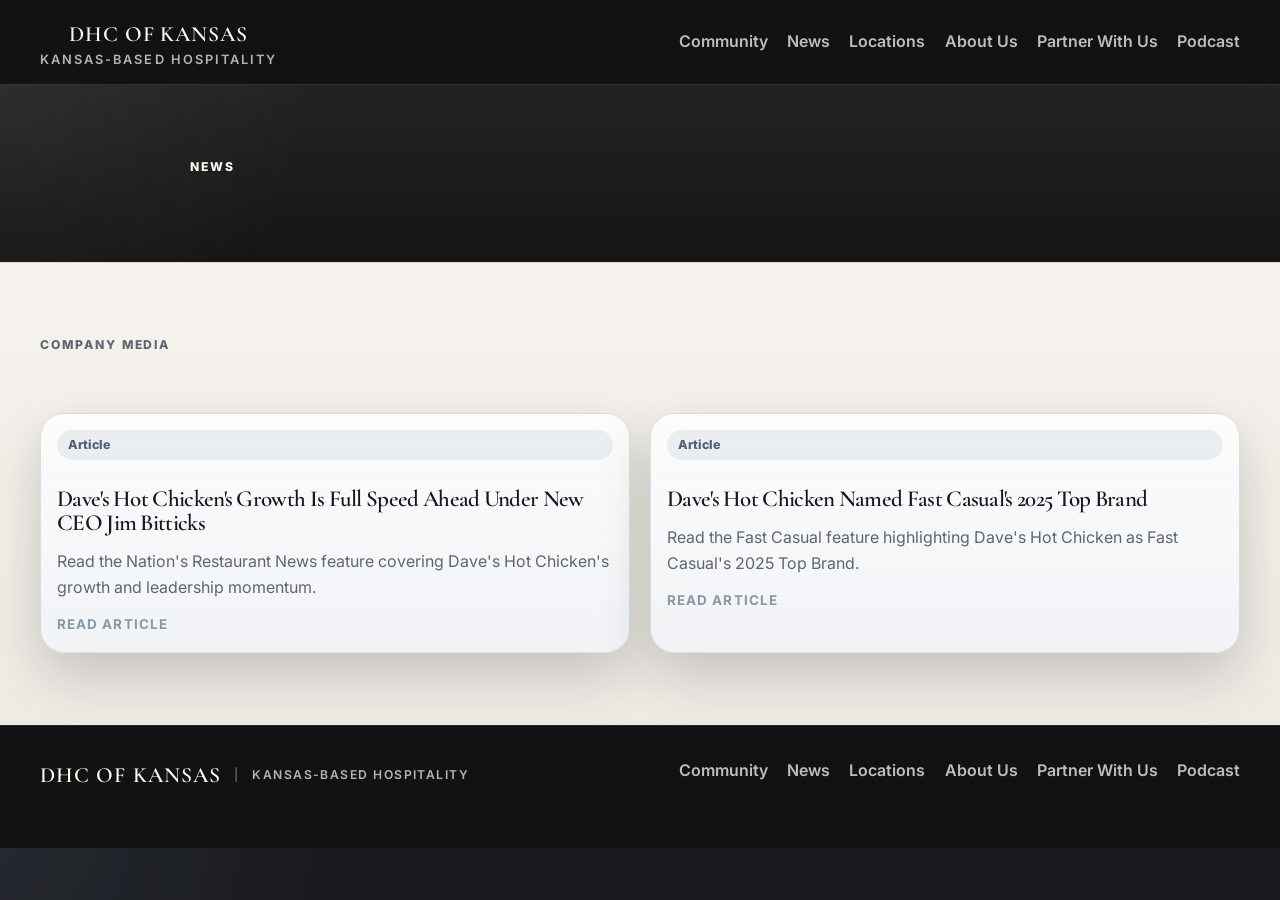
<file: news.html>
<!DOCTYPE html>
<html lang="en">
<head>
  <meta charset="UTF-8" />
  <meta name="viewport" content="width=device-width, initial-scale=1.0" />
  <title>News | DHC Kansas</title>
  <meta
    name="description"
    content="News, opening updates, and company media for DHC of Kansas."
  />
  <link rel="preconnect" href="https://fonts.googleapis.com" />
  <link rel="preconnect" href="https://fonts.gstatic.com" crossorigin />
  <link rel="icon" type="image/svg+xml" href="favicon.svg" />
  <link href="https://fonts.googleapis.com/css2?family=Inter:wght@400;500;600;700;800&family=Rye&family=Cormorant+Garamond:wght@500;600;700&display=swap" rel="stylesheet" />
  <link rel="stylesheet" href="styles.css" />
</head>
<body>
  <header class="site-header">
    <div class="container nav">
      <a href="index.html" class="brand brand-stack" aria-label="DHC of Kansas home">
        <span class="brand-title">DHC of Kansas</span>
        <span class="brand-script">Kansas-based hospitality</span>
      </a>

      <nav class="nav-links" aria-label="Primary">
        <a href="community.html">Community</a>
        <a href="news.html">News</a>
        <a href="locations.html">Locations</a>
        <a href="about.html">About Us</a>
        <a href="partner.html">Partner With Us</a>
        <a href="https://restaurantexcellence.com" target="_blank" rel="noreferrer">Podcast</a>
      </nav>

      <button class="menu-toggle" aria-label="Open menu" aria-expanded="false" aria-controls="mobileMenu">
        <span></span>
        <span></span>
        <span></span>
      </button>
    </div>

    <div id="mobileMenu" class="mobile-menu container">
      <a href="community.html">Community</a>
      <a href="news.html">News</a>
      <a href="locations.html">Locations</a>
      <a href="about.html">About Us</a>
      <a href="partner.html">Partner With Us</a>
      <a href="https://restaurantexcellence.com" target="_blank" rel="noreferrer">Podcast</a>
    </div>
  </header>

  <main>
    <section class="page-hero">
      <div class="container narrow-copy">
        <p class="section-tag">News</p>
      </div>
    </section>

    <section class="page-section">
      <div class="container section-stack compact-stack">
        <div class="section-heading narrow-copy">
          <p class="section-tag">Company Media</p>
        </div>

        <div class="home-news-grid">
          <a
            href="https://www.nrn.com/fast-casual/dave-s-hot-chicken-s-growth-is-full-speed-ahead-under-new-ceo-jim-bitticks"
            class="page-card featured-media-card featured-article-card reveal"
            target="_blank"
            rel="noreferrer">
            <span class="chip">Article</span>
            <h3>Dave's Hot Chicken's Growth Is Full Speed Ahead Under New CEO Jim Bitticks</h3>
            <p>Read the Nation's Restaurant News feature covering Dave's Hot Chicken's growth and leadership momentum.</p>
            <span class="feature-link-card-cta">Read article</span>
          </a>

          <a
            href="https://www.fastcasual.com/articles/daves-hot-chicken-named-fast-casuals-2025-top-brand/"
            class="page-card featured-media-card featured-article-card reveal"
            target="_blank"
            rel="noreferrer">
            <span class="chip">Article</span>
            <h3>Dave's Hot Chicken Named Fast Casual's 2025 Top Brand</h3>
            <p>Read the Fast Casual feature highlighting Dave's Hot Chicken as Fast Casual's 2025 Top Brand.</p>
            <span class="feature-link-card-cta">Read article</span>
          </a>
        </div>
      </div>
    </section>
  </main>

  <footer class="site-footer">
    <div class="container footer-grid">
      <div>
        <a href="index.html" class="brand brand-stack footer-brand" aria-label="DHC of Kansas home">
          <span class="brand-title">DHC of Kansas</span>
          <span class="brand-script">Kansas-based hospitality</span>
        </a>
      </div>
      <div class="footer-links">
        <a href="community.html">Community</a>
        <a href="news.html">News</a>
        <a href="locations.html">Locations</a>
        <a href="about.html">About Us</a>
        <a href="partner.html">Partner With Us</a>
        <a href="https://restaurantexcellence.com" target="_blank" rel="noreferrer">Podcast</a>
      </div>
    </div>
  </footer>

  <script src="script.js"></script>
</body>
</html>
</file>
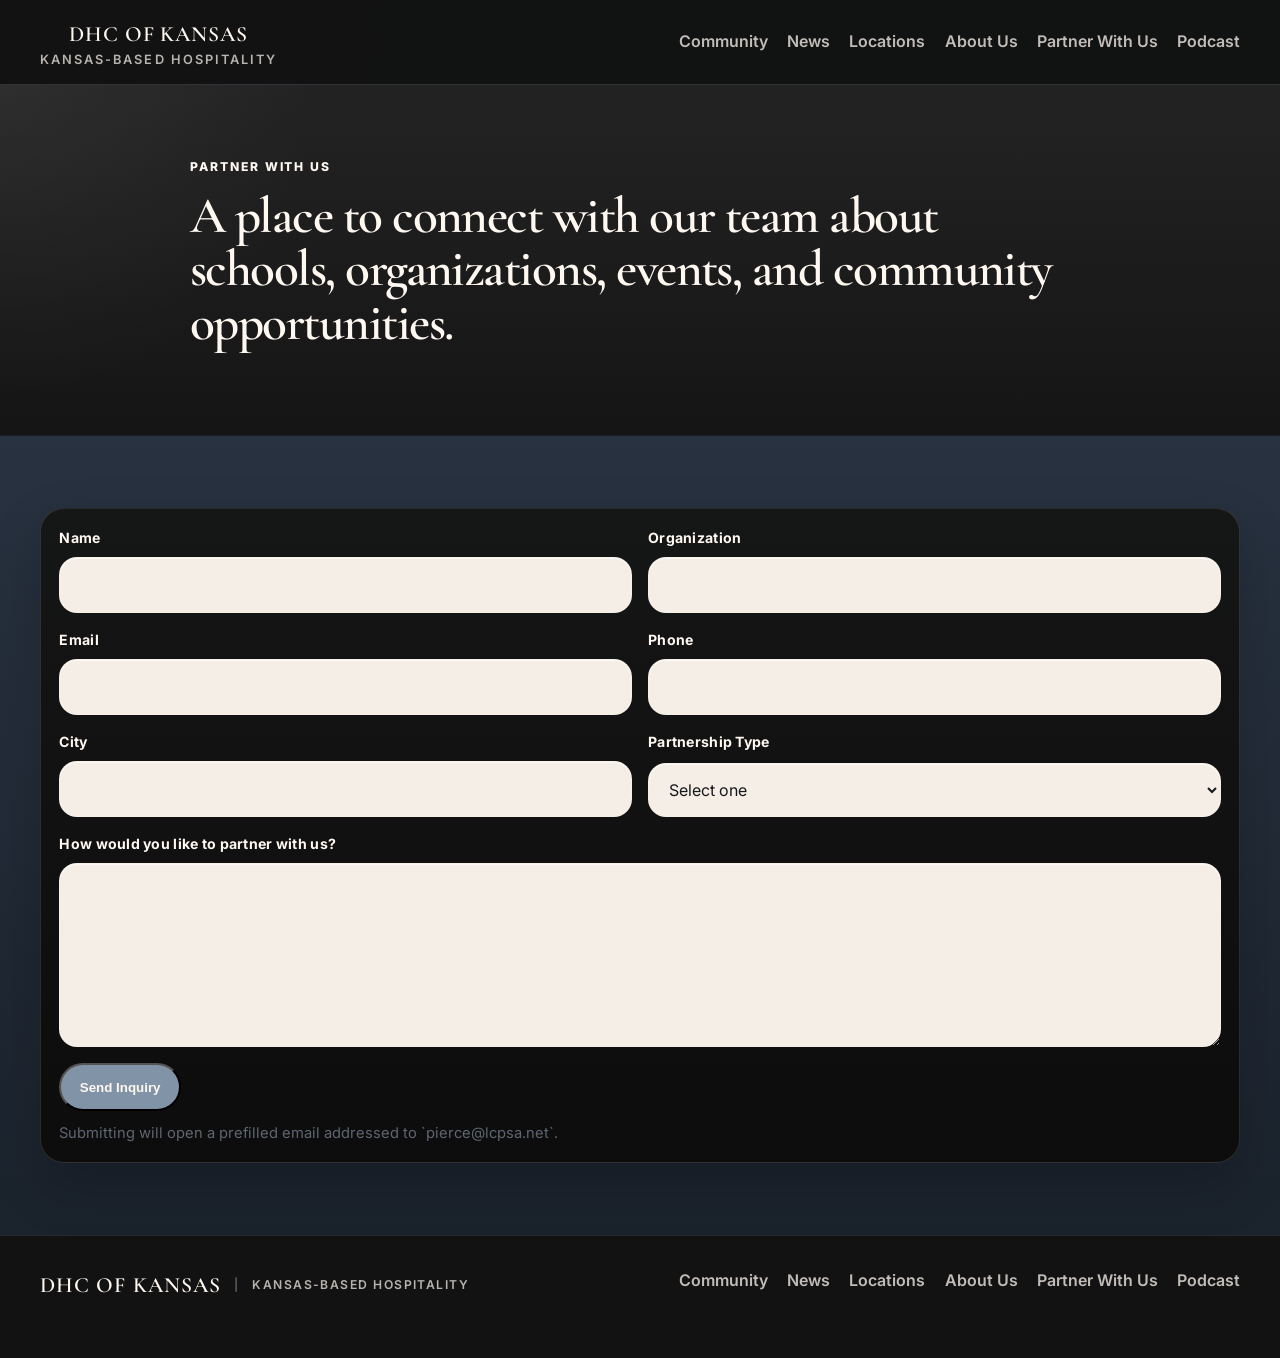
<file: partner.html>
<!DOCTYPE html>
<html lang="en">
<head>
  <meta charset="UTF-8" />
  <meta name="viewport" content="width=device-width, initial-scale=1.0" />
  <title>Partner With Us | DHC Kansas</title>
  <meta
    name="description"
    content="Partner with DHC of Kansas for schools, organizations, events, and community collaborations."
  />
  <link rel="preconnect" href="https://fonts.googleapis.com" />
  <link rel="preconnect" href="https://fonts.gstatic.com" crossorigin />
  <link rel="icon" type="image/svg+xml" href="favicon.svg" />
  <link href="https://fonts.googleapis.com/css2?family=Inter:wght@400;500;600;700;800&family=Rye&family=Cormorant+Garamond:wght@500;600;700&display=swap" rel="stylesheet" />
  <link rel="stylesheet" href="styles.css" />
</head>
<body>
  <header class="site-header">
    <div class="container nav">
      <a href="index.html" class="brand brand-stack" aria-label="DHC of Kansas home">
        <span class="brand-title">DHC of Kansas</span>
        <span class="brand-script">Kansas-based hospitality</span>
      </a>

      <nav class="nav-links" aria-label="Primary">
        <a href="community.html">Community</a>
        <a href="news.html">News</a>
        <a href="locations.html">Locations</a>
        <a href="about.html">About Us</a>
        <a href="partner.html">Partner With Us</a>
        <a href="https://restaurantexcellence.com" target="_blank" rel="noreferrer">Podcast</a>
      </nav>

      <button class="menu-toggle" aria-label="Open menu" aria-expanded="false" aria-controls="mobileMenu">
        <span></span>
        <span></span>
        <span></span>
      </button>
    </div>

    <div id="mobileMenu" class="mobile-menu container">
      <a href="community.html">Community</a>
      <a href="news.html">News</a>
      <a href="locations.html">Locations</a>
      <a href="about.html">About Us</a>
      <a href="partner.html">Partner With Us</a>
      <a href="https://restaurantexcellence.com" target="_blank" rel="noreferrer">Podcast</a>
    </div>
  </header>

  <main>
    <section class="page-hero">
      <div class="container narrow-copy">
        <p class="section-tag">Partner With Us</p>
        <h1 class="page-title">A place to connect with our team about schools, organizations, events, and community opportunities.</h1>
      </div>
    </section>

    <section class="page-section partner-section">
      <div class="container">
        <div class="page-card partner-form-card reveal">
          <form class="partner-form" data-partner-form>
            <div class="partner-form-grid">
              <label class="partner-field">
                <span>Name</span>
                <input type="text" name="name" autocomplete="name" required />
              </label>

              <label class="partner-field">
                <span>Organization</span>
                <input type="text" name="organization" autocomplete="organization" required />
              </label>

              <label class="partner-field">
                <span>Email</span>
                <input type="email" name="email" autocomplete="email" required />
              </label>

              <label class="partner-field">
                <span>Phone</span>
                <input type="tel" name="phone" autocomplete="tel" />
              </label>

              <label class="partner-field">
                <span>City</span>
                <input type="text" name="city" autocomplete="address-level2" />
              </label>

              <label class="partner-field">
                <span>Partnership Type</span>
                <select name="partnership_type" required>
                  <option value="">Select one</option>
                  <option value="School Fundraiser">School Fundraiser</option>
                  <option value="Community Partnership">Community Partnership</option>
                  <option value="Event Collaboration">Event Collaboration</option>
                  <option value="Media Inquiry">Media Inquiry</option>
                  <option value="Other">Other</option>
                </select>
              </label>
            </div>

            <label class="partner-field partner-field-full">
              <span>How would you like to partner with us?</span>
              <textarea name="details" rows="6" required></textarea>
            </label>

            <div class="partner-form-actions">
              <button type="submit" class="city-link">Send Inquiry</button>
              <p class="partner-form-note">Submitting will open a prefilled email addressed to `pierce@lcpsa.net`.</p>
            </div>
          </form>
        </div>
      </div>
    </section>
  </main>

  <footer class="site-footer">
    <div class="container footer-grid">
      <div>
        <a href="index.html" class="brand brand-stack footer-brand" aria-label="DHC of Kansas home">
          <span class="brand-title">DHC of Kansas</span>
          <span class="brand-script">Kansas-based hospitality</span>
        </a>
      </div>
      <div class="footer-links">
        <a href="community.html">Community</a>
        <a href="news.html">News</a>
        <a href="locations.html">Locations</a>
        <a href="about.html">About Us</a>
        <a href="partner.html">Partner With Us</a>
        <a href="https://restaurantexcellence.com" target="_blank" rel="noreferrer">Podcast</a>
      </div>
    </div>
  </footer>

  <script src="script.js"></script>
</body>
</html>
</file>
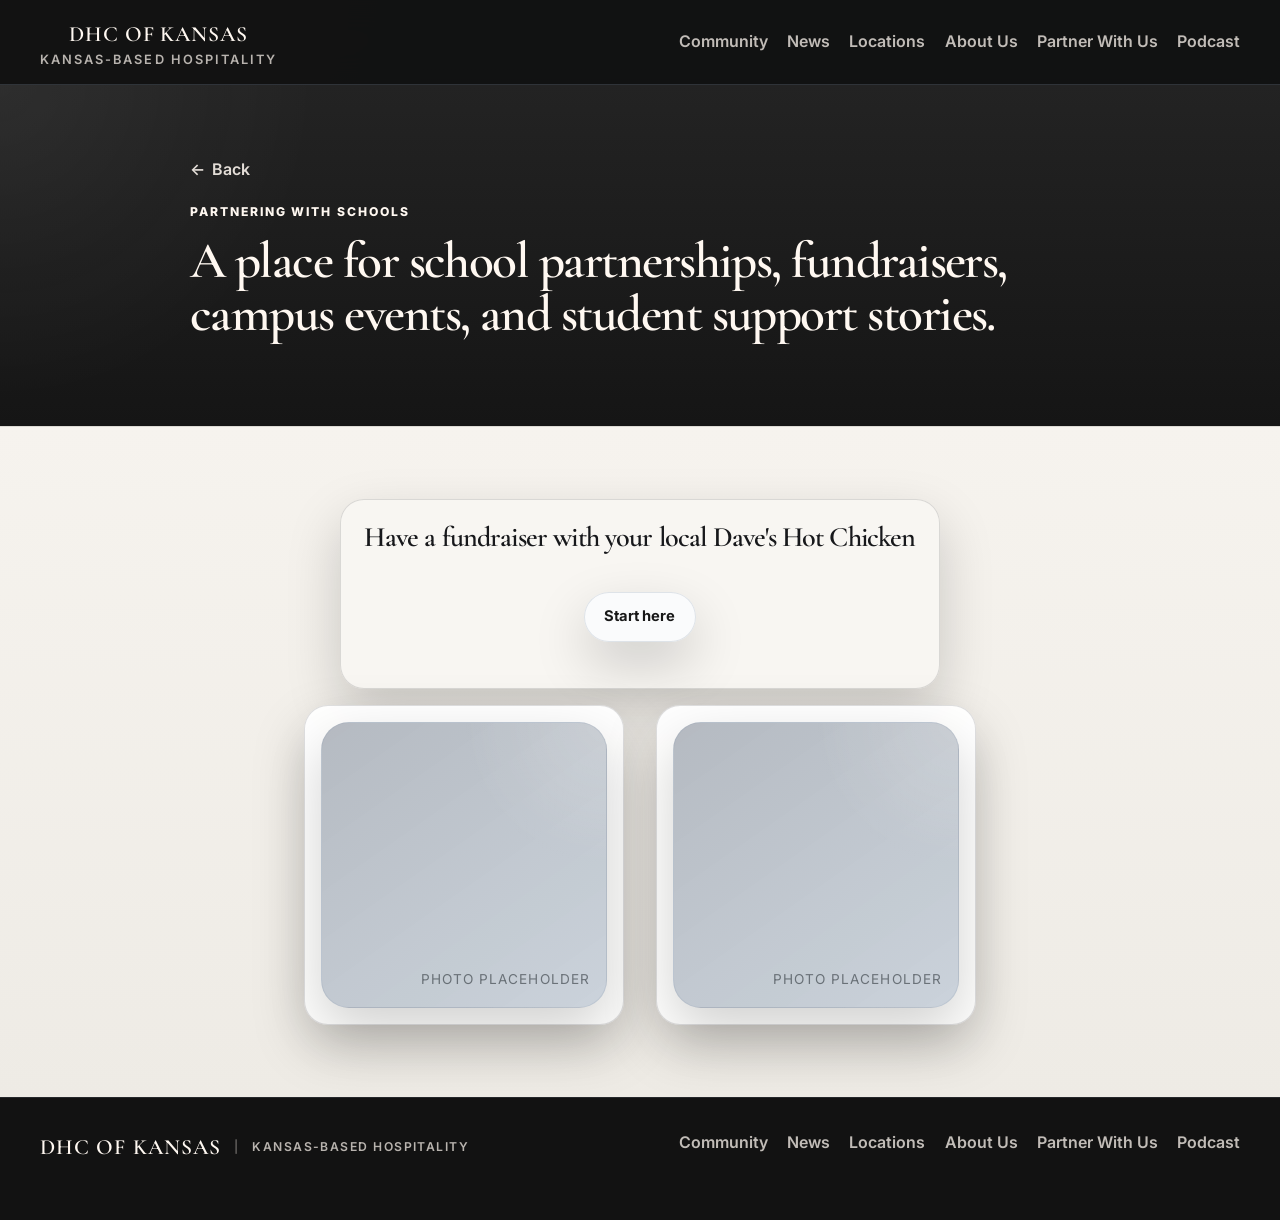
<file: schools.html>
<!DOCTYPE html>
<html lang="en">
<head>
  <meta charset="UTF-8" />
  <meta name="viewport" content="width=device-width, initial-scale=1.0" />
  <title>Partnering With Schools | DHC Kansas</title>
  <meta name="description" content="School partnerships for DHC of Kansas." />
  <link rel="preconnect" href="https://fonts.googleapis.com" />
  <link rel="preconnect" href="https://fonts.gstatic.com" crossorigin />
  <link rel="icon" type="image/svg+xml" href="favicon.svg" />
  <link href="https://fonts.googleapis.com/css2?family=Inter:wght@400;500;600;700;800&family=Rye&family=Cormorant+Garamond:wght@500;600;700&display=swap" rel="stylesheet" />
  <link rel="stylesheet" href="styles.css" />
</head>
<body>
  <header class="site-header">
    <div class="container nav">
      <a href="index.html" class="brand brand-stack" aria-label="DHC of Kansas home"><span class="brand-title">DHC of Kansas</span><span class="brand-script">Kansas-based hospitality</span></a>
      <nav class="nav-links" aria-label="Primary"><a href="community.html">Community</a><a href="news.html">News</a><a href="locations.html">Locations</a><a href="about.html">About Us</a><a href="partner.html">Partner With Us</a><a href="https://restaurantexcellence.com" target="_blank" rel="noreferrer">Podcast</a></nav>
      <button class="menu-toggle" aria-label="Open menu" aria-expanded="false" aria-controls="mobileMenu"><span></span><span></span><span></span></button>
    </div>
    <div id="mobileMenu" class="mobile-menu container"><a href="community.html">Community</a><a href="news.html">News</a><a href="locations.html">Locations</a><a href="about.html">About Us</a><a href="partner.html">Partner With Us</a><a href="https://restaurantexcellence.com" target="_blank" rel="noreferrer">Podcast</a></div>
  </header>
  <main><section class="page-hero"><div class="container narrow-copy"><a href="community.html" class="back-link"><span>&larr;</span><span>Back</span></a><p class="section-tag">Partnering With Schools</p><h1 class="page-title">A place for school partnerships, fundraisers, campus events, and student support stories.</h1></div></section><section class="page-section"><div class="container section-stack compact-stack"><div class="page-card fundraiser-card reveal"><h2>Have a fundraiser with your local Dave's Hot Chicken</h2><a class="button-link" href="https://daveshotchicken.force4good.com/" target="_blank" rel="noreferrer">Start here</a></div><div class="school-photo-grid reveal"><article class="page-card school-photo-frame"><div class="photo-card school-photo-image"></div></article><article class="page-card school-photo-frame"><div class="photo-card school-photo-image"></div></article></div></div></section></main>
  <footer class="site-footer"><div class="container footer-grid"><div><a href="index.html" class="brand brand-stack footer-brand" aria-label="DHC of Kansas home"><span class="brand-title">DHC of Kansas</span><span class="brand-script">Kansas-based hospitality</span></a></div><div class="footer-links"><a href="community.html">Community</a><a href="news.html">News</a><a href="locations.html">Locations</a><a href="about.html">About Us</a><a href="partner.html">Partner With Us</a><a href="https://restaurantexcellence.com" target="_blank" rel="noreferrer">Podcast</a></div></div></footer>
  <script src="script.js"></script>
</body>
</html>
</file>
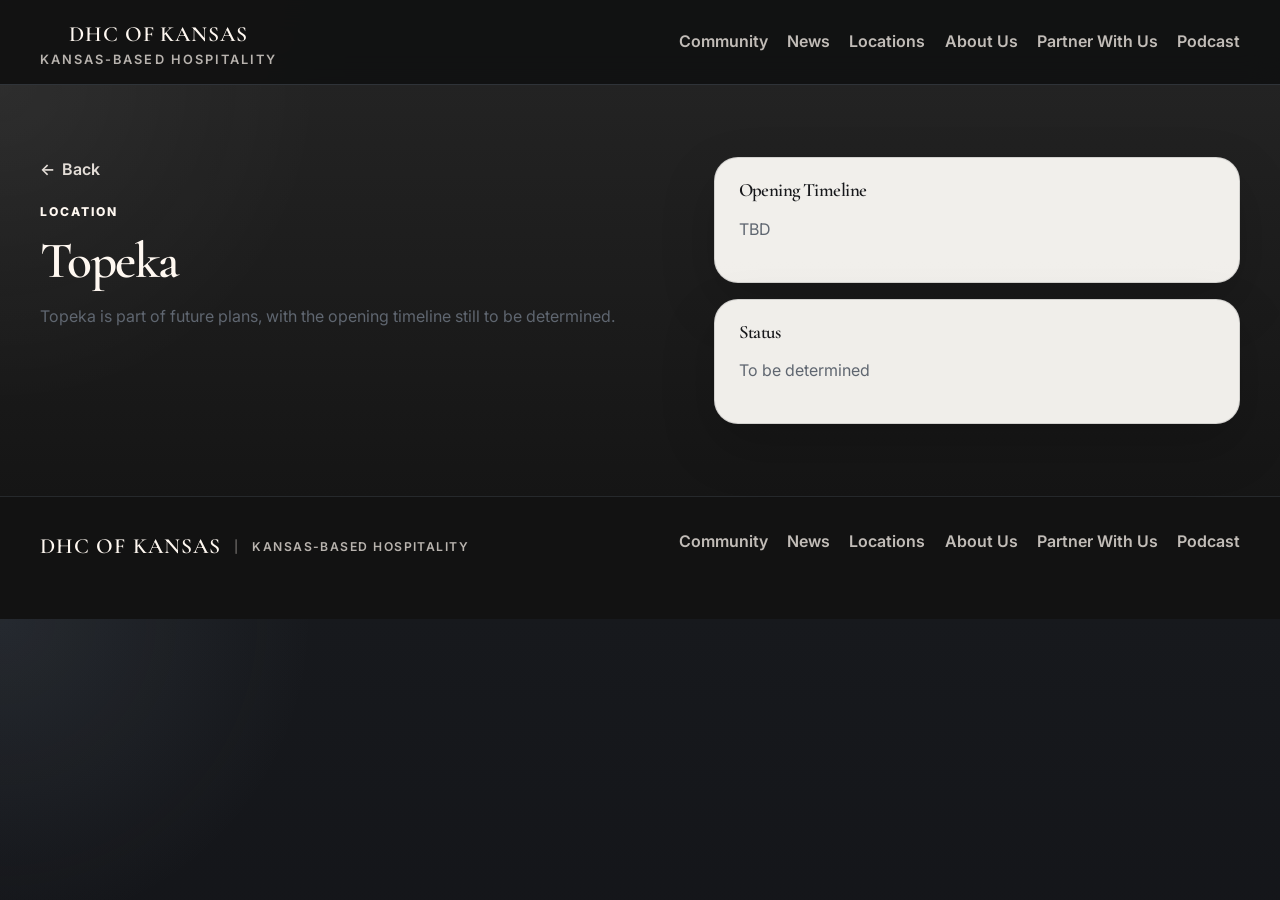
<file: topeka.html>
<!DOCTYPE html>
<html lang="en">
<head>
  <meta charset="UTF-8" />
  <meta name="viewport" content="width=device-width, initial-scale=1.0" />
  <title>Topeka | DHC Kansas</title>
  <meta name="description" content="Topeka location page for DHC Kansas. Opening timeline to be determined." />
  <link rel="preconnect" href="https://fonts.googleapis.com" />
  <link rel="preconnect" href="https://fonts.gstatic.com" crossorigin />
  <link rel="icon" type="image/svg+xml" href="favicon.svg" />
  <link href="https://fonts.googleapis.com/css2?family=Inter:wght@400;500;600;700;800&family=Rye&family=Cormorant+Garamond:wght@500;600;700&display=swap" rel="stylesheet" />
  <link rel="stylesheet" href="styles.css" />
</head>
<body>
  <header class="site-header">
    <div class="container nav">
      <a href="index.html" class="brand brand-stack" aria-label="DHC of Kansas home">
        <span class="brand-title">DHC of Kansas</span>
        <span class="brand-script">Kansas-based hospitality</span>
      </a>

      <nav class="nav-links" aria-label="Primary">
        <a href="community.html">Community</a>
        <a href="news.html">News</a>
        <a href="locations.html">Locations</a>
        <a href="about.html">About Us</a>
        <a href="partner.html">Partner With Us</a>
        <a href="https://restaurantexcellence.com" target="_blank" rel="noreferrer">Podcast</a>
      </nav>

      <button class="menu-toggle" aria-label="Open menu" aria-expanded="false" aria-controls="mobileMenu">
        <span></span>
        <span></span>
        <span></span>
      </button>
    </div>

    <div id="mobileMenu" class="mobile-menu container">
      <a href="community.html">Community</a>
      <a href="news.html">News</a>
      <a href="locations.html">Locations</a>
      <a href="about.html">About Us</a>
      <a href="partner.html">Partner With Us</a>
      <a href="https://restaurantexcellence.com" target="_blank" rel="noreferrer">Podcast</a>
    </div>
  </header>

  <main>
    <section class="page-hero">
      <div class="container page-layout">
        <div class="page-intro">
          <a href="locations.html" class="back-link"><span>&larr;</span><span>Back</span></a>
          <p class="section-tag">Location</p>
          <h1 class="page-title">Topeka</h1>
          <p>Topeka is part of future plans, with the opening timeline still to be determined.</p>
        </div>

        <aside>
          <div class="location-meta">
            <h3>Opening Timeline</h3>
            <p>TBD</p>
          </div>
          <div class="location-meta">
            <h3>Status</h3>
            <p>To be determined</p>
          </div>
        </aside>
      </div>
    </section>
  </main>

  <footer class="site-footer">
    <div class="container footer-grid">
      <div>
        <a href="index.html" class="brand brand-stack footer-brand" aria-label="DHC of Kansas home">
          <span class="brand-title">DHC of Kansas</span>
          <span class="brand-script">Kansas-based hospitality</span>
        </a>
      </div>
      <div class="footer-links">
        <a href="community.html">Community</a>
        <a href="news.html">News</a>
        <a href="locations.html">Locations</a>
        <a href="about.html">About Us</a>
        <a href="partner.html">Partner With Us</a>
        <a href="https://restaurantexcellence.com" target="_blank" rel="noreferrer">Podcast</a>
      </div>
    </div>
  </footer>

  <script src="script.js"></script>
</body>
</html>
</file>
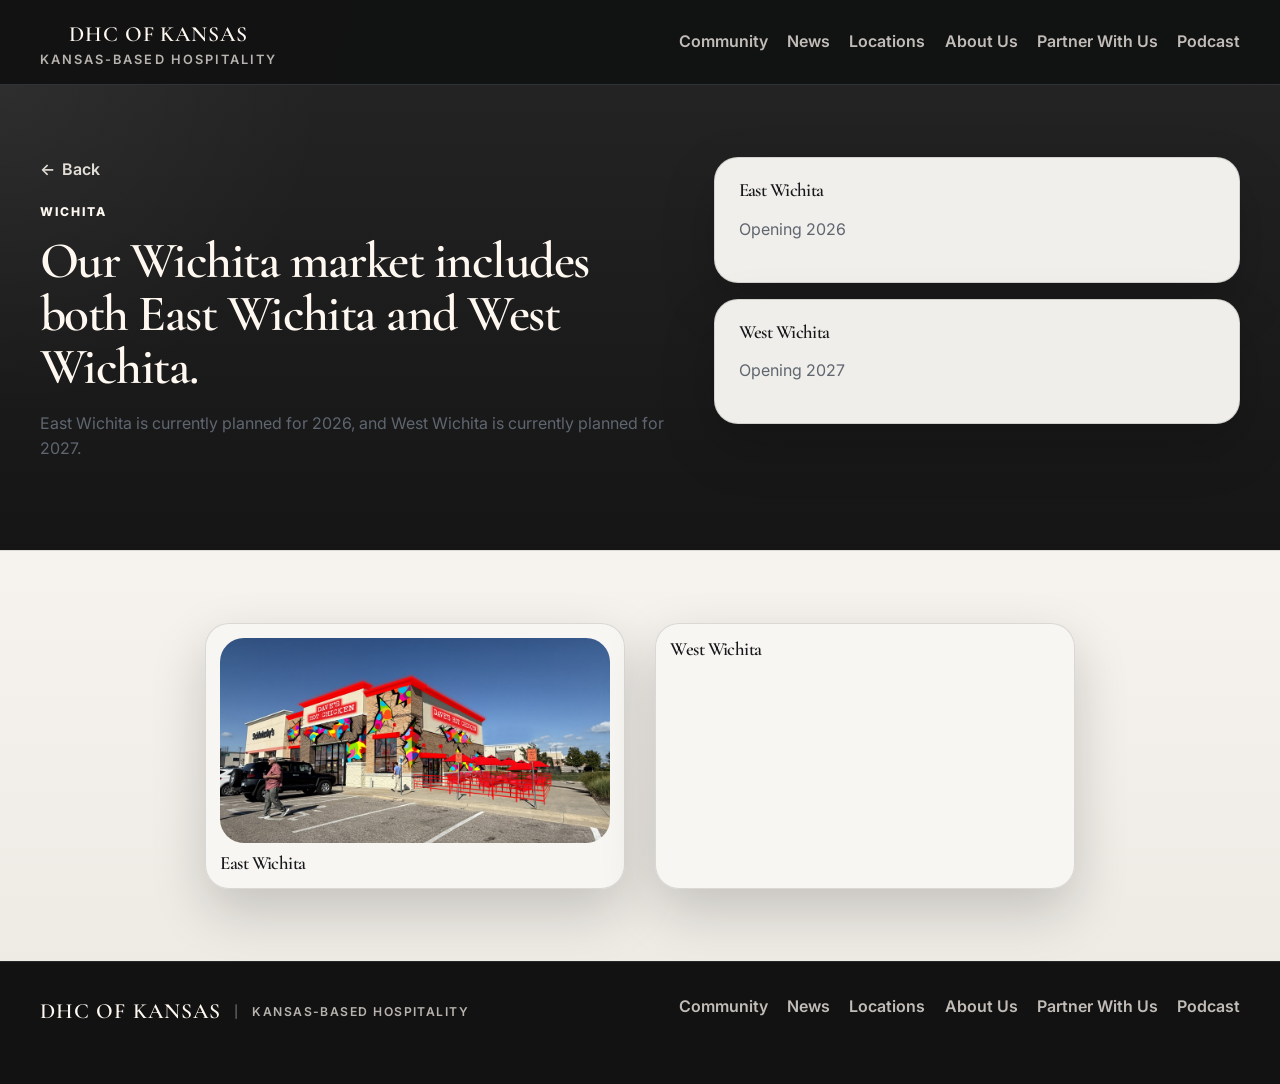
<file: wichita.html>
<!DOCTYPE html>
<html lang="en">
<head>
  <meta charset="UTF-8" />
  <meta name="viewport" content="width=device-width, initial-scale=1.0" />
  <title>Wichita | DHC Kansas</title>
  <meta
    name="description"
    content="Wichita location page for DHC Kansas, including East Wichita and West Wichita opening information."
  />
  <link rel="preconnect" href="https://fonts.googleapis.com" />
  <link rel="preconnect" href="https://fonts.gstatic.com" crossorigin />
  <link rel="icon" type="image/svg+xml" href="favicon.svg" />
  <link href="https://fonts.googleapis.com/css2?family=Inter:wght@400;500;600;700;800&family=Rye&family=Cormorant+Garamond:wght@500;600;700&display=swap" rel="stylesheet" />
  <link rel="stylesheet" href="styles.css" />
</head>
<body>
  <header class="site-header">
    <div class="container nav">
      <a href="index.html" class="brand brand-stack" aria-label="DHC of Kansas home">
        <span class="brand-title">DHC of Kansas</span>
        <span class="brand-script">Kansas-based hospitality</span>
      </a>

      <nav class="nav-links" aria-label="Primary">
        <a href="community.html">Community</a>
        <a href="news.html">News</a>
        <a href="locations.html">Locations</a>
        <a href="about.html">About Us</a>
        <a href="partner.html">Partner With Us</a>
        <a href="https://restaurantexcellence.com" target="_blank" rel="noreferrer">Podcast</a>
      </nav>

      <button class="menu-toggle" aria-label="Open menu" aria-expanded="false" aria-controls="mobileMenu">
        <span></span>
        <span></span>
        <span></span>
      </button>
    </div>

    <div id="mobileMenu" class="mobile-menu container">
      <a href="community.html">Community</a>
      <a href="news.html">News</a>
      <a href="locations.html">Locations</a>
      <a href="about.html">About Us</a>
      <a href="partner.html">Partner With Us</a>
      <a href="https://restaurantexcellence.com" target="_blank" rel="noreferrer">Podcast</a>
    </div>
  </header>

  <main>
    <section class="page-hero">
      <div class="container page-layout">
        <div class="page-intro">
          <a href="locations.html" class="back-link"><span>&larr;</span><span>Back</span></a>
          <p class="section-tag">Wichita</p>
          <h1 class="page-title">Our Wichita market includes both East Wichita and West Wichita.</h1>
          <p>East Wichita is currently planned for 2026, and West Wichita is currently planned for 2027.</p>
        </div>

        <aside>
          <div class="location-meta">
            <h3>East Wichita</h3>
            <p>Opening 2026</p>
          </div>
          <div class="location-meta">
            <h3>West Wichita</h3>
            <p>Opening 2027</p>
          </div>
        </aside>
      </div>
    </section>

    <section class="page-section">
      <div class="container location-photo-stack">
        <article class="page-card location-photo-card reveal">
          <img class="location-photo-image" src="East Wichita pic.jpg" alt="East Wichita storefront rendering" />
          <h3>East Wichita</h3>
        </article>

        <article class="page-card location-photo-card reveal">
                   <h3>West Wichita</h3>
        </article>
      </div>
    </section>
  </main>

  <footer class="site-footer">
    <div class="container footer-grid">
      <div>
        <a href="index.html" class="brand brand-stack footer-brand" aria-label="DHC of Kansas home">
          <span class="brand-title">DHC of Kansas</span>
          <span class="brand-script">Kansas-based hospitality</span>
        </a>
      </div>
      <div class="footer-links">
        <a href="community.html">Community</a>
        <a href="news.html">News</a>
        <a href="locations.html">Locations</a>
        <a href="about.html">About Us</a>
        <a href="partner.html">Partner With Us</a>
        <a href="https://restaurantexcellence.com" target="_blank" rel="noreferrer">Podcast</a>
      </div>
    </div>
  </footer>

  <script src="script.js"></script>
</body>
</html>
</file>
<file: styles.css>
* {
  box-sizing: border-box;
}

:root {
  --bg: #121212;
  --surface: rgba(248, 246, 242, 0.97);
  --surface-soft: rgba(30, 33, 38, 0.94);
  --text: #17181b;
  --muted: #5f6670;
  --line: rgba(28, 32, 38, 0.14);
  --primary: #181818;
  --primary-soft: #8998a8;
  --accent: #8ea0b3;
  --shadow: 0 22px 54px rgba(0, 0, 0, 0.18);
  --radius: 24px;
  --max-width: 1200px;
}

html {
  scroll-behavior: smooth;
}

body {
  margin: 0;
  font-family: "Inter", sans-serif;
  color: var(--text);
  line-height: 1.6;
  background:
    radial-gradient(circle at top left, rgba(142, 160, 179, 0.12), transparent 22%),
    linear-gradient(180deg, #17191d 0%, #111216 100%);
}

a {
  color: inherit;
  text-decoration: none;
}

.interactive-surface {
  transition: transform 220ms ease, box-shadow 220ms ease, border-color 220ms ease, background 220ms ease;
}

.container {
  width: min(var(--max-width), calc(100% - 2rem));
  margin: 0 auto;
}

.site-header {
  position: sticky;
  top: 0;
  z-index: 50;
  backdrop-filter: blur(16px);
  background: rgba(18, 18, 18, 0.96);
  border-bottom: 1px solid rgba(142, 160, 179, 0.24);
}

.nav {
  min-height: 84px;
  display: flex;
  align-items: center;
  justify-content: space-between;
  gap: 1rem;
}

.brand-stack {
  display: inline-flex;
  flex-direction: column;
  align-items: center;
  gap: 0.18rem;
  color: #fff8f1;
}

.brand-title {
  font-family: "Cormorant Garamond", serif;
  font-size: clamp(1.1rem, 1.7vw, 1.4rem);
  font-weight: 600;
  letter-spacing: 0.04em;
  text-transform: uppercase;
  color: #fff8f1;
}

.brand-script {
  font-family: "Inter", sans-serif;
  font-style: normal;
  font-weight: 600;
  font-size: clamp(0.7rem, 1vw, 0.82rem);
  line-height: 1;
  text-transform: uppercase;
  letter-spacing: 0.16em;
  color: rgba(255, 248, 241, 0.7);
  white-space: nowrap;
  text-align: center;
  transform: none;
}

.nav-links,
.mobile-menu,
.footer-links {
  display: flex;
  align-items: center;
  gap: 1.2rem;
}

.nav-links a,
.footer-links a {
  color: rgba(255, 248, 241, 0.74);
  font-weight: 600;
}

.nav-links a:hover,
.footer-links a:hover {
  color: #ffffff;
}

.menu-toggle {
  display: none;
  border: 1px solid rgba(255, 248, 241, 0.16);
  background: rgba(255, 255, 255, 0.06);
  border-radius: 14px;
  width: 48px;
  height: 48px;
  padding: 0;
  align-items: center;
  justify-content: center;
  flex-direction: column;
  gap: 4px;
}

.menu-toggle span {
  display: block;
  width: 18px;
  height: 2px;
  border-radius: 999px;
  background: #fff8f1;
}

.mobile-menu {
  display: none;
  flex-direction: column;
  align-items: flex-start;
  padding: 0 0 1rem;
}

.hero,
.section,
.page-hero,
.page-section {
  padding: 4.5rem 0;
}

.page-hero {
  background:
    radial-gradient(circle at top left, rgba(255, 255, 255, 0.05), transparent 24%),
    linear-gradient(180deg, #232323 0%, #151515 100%);
}

.page-section {
  background:
    linear-gradient(180deg, #f6f3ee 0%, #eeebe5 100%);
  border-top: 1px solid rgba(24, 21, 18, 0.08);
}

.hero-fullscreen {
  min-height: calc(100vh - 85px);
  display: flex;
  align-items: center;
  justify-content: center;
  padding: 0;
}

.hero-contrast {
  position: relative;
  overflow: hidden;
  isolation: isolate;
  background:
    linear-gradient(180deg, #14161a 0%, #0d0f13 100%);
}

.hero-center,
.footer-grid,
.page-layout {
  display: grid;
  gap: 2rem;
}

.hero-center {
  position: relative;
  z-index: 1;
  place-items: center;
  text-align: center;
  gap: 0;
}

.hero-backdrop {
  position: absolute;
  inset: 0;
  overflow: hidden;
}

.hero-backdrop::before {
  content: "";
  position: absolute;
  inset: 0;
  background:
    linear-gradient(180deg, rgba(10, 10, 10, 0.54) 0%, rgba(12, 12, 12, 0.26) 38%, rgba(10, 10, 10, 0.56) 100%);
  z-index: 2;
}

.hero-backdrop::after {
  content: "";
  position: absolute;
  inset: -8%;
  background:
    radial-gradient(circle at center, rgba(255, 248, 241, 0.04), transparent 42%);
  z-index: 3;
}

.hero-slide {
  position: absolute;
  inset: 0;
  background-position: center;
  background-repeat: no-repeat;
  background-size: cover;
  filter: none;
  opacity: 0;
  transform: scale(1.02);
  transition: opacity 1100ms ease, transform 6s ease;
}

.hero-slide.is-active {
  opacity: 1;
  transform: scale(1);
}

.hero-script-stage {
  width: min(1220px, 100%);
}

.hero-script-svg {
  width: 100%;
  height: auto;
  overflow: visible;
}

.hero-script-svg text {
  font-family: "Bodoni Moda", "Cormorant Garamond", serif;
  font-style: italic;
  font-weight: 700;
  font-size: 118px;
  fill: rgba(255, 248, 241, 0.14);
  stroke: #fff8f1;
  stroke-width: 1;
  stroke-linecap: round;
  stroke-linejoin: round;
  paint-order: stroke fill;
  stroke-dasharray: 1700;
  stroke-dashoffset: 1700;
  filter: drop-shadow(0 18px 34px rgba(0, 0, 0, 0.34));
  animation: heroWordDraw 11.6s ease-in-out infinite;
}

.narrow-copy {
  max-width: 900px;
}

.section-tag {
  margin: 0 0 0.85rem;
  text-transform: uppercase;
  letter-spacing: 0.16em;
  font-size: 0.76rem;
  font-weight: 800;
  color: var(--accent);
}

.page-hero .section-tag,
.page-hero .page-title,
.page-hero p,
.page-hero .back-link {
  color: #fff8f1;
}

.page-hero .back-link {
  opacity: 0.88;
}

.page-hero .back-link:hover {
  opacity: 1;
  color: #ffffff;
}

.back-link {
  display: inline-flex;
  align-items: center;
  gap: 0.45rem;
  margin-bottom: 1.2rem;
  color: var(--primary-soft);
  font-weight: 600;
}

.back-link:hover {
  color: #ffffff;
}

h2,
h3,
.page-title {
  letter-spacing: -0.03em;
  line-height: 1.04;
  font-family: "Cormorant Garamond", serif;
}

h2,
.page-title {
  margin: 0 0 0.8rem;
  font-size: clamp(2.15rem, 4vw, 3.3rem);
  font-weight: 600;
}

h3 {
  margin: 0 0 0.55rem;
  font-size: 1.18rem;
  font-weight: 600;
}

.section-heading {
  margin-bottom: 1.8rem;
}

.section-heading p,
.footer-copy,
.info-card p,
.news-card p,
.city-copy,
.page-intro p,
.page-card p,
.location-meta p {
  color: var(--muted);
}

.lede-copy {
  max-width: 1100px;
  margin: 0;
  font-size: clamp(1.2rem, 2vw, 1.55rem);
  line-height: 1.8;
  font-weight: 500;
  color: var(--text);
  font-family: "Cormorant Garamond", serif;
}

.intro-section .section-tag {
  color: rgba(255, 248, 241, 0.72);
}

.intro-section .lede-copy {
  color: #fff8f1;
}

.about-hero {
  padding-bottom: 3.5rem;
}

.about-hero-grid {
  display: grid;
  grid-template-columns: minmax(0, 1.15fr) minmax(300px, 0.85fr);
  align-items: end;
  gap: 2rem;
}

.about-hero-copy {
  display: grid;
  gap: 1rem;
}

.about-lede {
  max-width: 760px;
  font-size: clamp(1.28rem, 2.2vw, 1.7rem);
}

.about-mission-card {
  display: grid;
  gap: 0.8rem;
  padding: 1.5rem;
  background:
    linear-gradient(180deg, rgba(255, 255, 255, 0.97), rgba(241, 244, 247, 0.94));
}

.about-mission-card p {
  margin: 0;
  color: var(--text);
  font-size: 1.02rem;
  line-height: 1.65;
}

.about-values-grid {
  display: grid;
  grid-template-columns: repeat(3, minmax(0, 1fr));
  gap: 1.2rem;
}

.about-value-card {
  display: grid;
  gap: 0.55rem;
  padding: 1.35rem;
  background: rgba(255, 255, 255, 0.94);
}

.about-value-card h2 {
  margin: 0;
  font-size: clamp(1.4rem, 2vw, 1.8rem);
}

.about-value-card p {
  margin: 0;
  color: var(--muted);
  line-height: 1.65;
}

.card-grid,
.city-group-grid {
  display: grid;
  gap: 1.25rem;
}

.card-grid.three {
  grid-template-columns: repeat(3, 1fr);
}

.info-card,
.news-card,
.city-panel,
.photo-card,
.page-card,
.location-meta {
  background: var(--surface);
  border: 1px solid var(--line);
  border-radius: var(--radius);
  box-shadow: var(--shadow);
}

.info-card,
.news-card,
.city-panel,
.page-card,
.location-meta {
  padding: 1.45rem;
}

.feature-link-card {
  display: grid;
  align-content: start;
  gap: 0.55rem;
  min-height: 180px;
  color: var(--text);
  text-decoration: none;
  background: rgba(255, 255, 255, 0.95);
}

.feature-link-card h2 {
  margin: 0;
  font-size: clamp(1.5rem, 2vw, 1.9rem);
}

.feature-link-card p {
  margin: 0;
  color: var(--muted);
}

.feature-link-card-cta {
  margin-top: auto;
  font-size: 0.84rem;
  font-weight: 700;
  letter-spacing: 0.08em;
  text-transform: uppercase;
  color: var(--primary-soft);
}

.feature-link-card-single {
  max-width: 380px;
}

.detail-card {
  display: grid;
  max-width: 320px;
  width: 100%;
  gap: 0.65rem;
  padding: 0.9rem;
}

.detail-card p {
  margin: 0;
  color: var(--muted);
  font-size: 0.96rem;
  line-height: 1.5;
}

.detail-card img,
.detail-card .photo-card {
  width: 100%;
  aspect-ratio: 1 / 1;
  object-fit: cover;
  border-radius: 16px;
}

.fundraiser-card {
  display: grid;
  gap: 1rem;
  max-width: 860px;
  min-height: 190px;
  align-items: start;
  margin: 0 auto;
}

.fundraiser-card h2 {
  margin: 0;
  font-size: clamp(1.5rem, 2.2vw, 2rem);
}

.button-link {
  display: inline-flex;
  align-items: center;
  justify-content: center;
  width: fit-content;
  min-height: 46px;
  padding: 0.75rem 1.2rem;
  margin: 0 auto;
  border-radius: 999px;
  border: 1px solid rgba(142, 160, 179, 0.26);
  background: rgba(250, 251, 252, 0.98);
  color: var(--primary);
  font-size: 0.92rem;
  font-weight: 700;
  text-decoration: none;
  box-shadow: var(--shadow);
  transition: transform 220ms ease, box-shadow 220ms ease, border-color 220ms ease;
}

.button-link:hover {
  transform: translateY(-2px);
  border-color: rgba(142, 160, 179, 0.42);
  box-shadow:
    0 18px 34px rgba(20, 20, 20, 0.08),
    0 0 24px rgba(142, 160, 179, 0.14);
}

.section-soft {
  background:
    linear-gradient(180deg, rgba(29, 31, 36, 0.97), rgba(17, 19, 23, 0.99));
  border-top: 1px solid rgba(142, 160, 179, 0.18);
  border-bottom: 1px solid rgba(142, 160, 179, 0.18);
}

.chip {
  display: inline-flex;
  align-items: center;
  min-height: 30px;
  padding: 0.3rem 0.7rem;
  border-radius: 999px;
  background: rgba(142, 160, 179, 0.16);
  color: #516274;
  font-size: 0.78rem;
  font-weight: 800;
  margin-bottom: 0.9rem;
}

.site-footer {
  padding: 2rem 0 3rem;
  background: #121212;
  border-top: 1px solid rgba(142, 160, 179, 0.16);
}

.footer-grid {
  grid-template-columns: 1fr 1fr;
  align-items: start;
}

.footer-links {
  justify-content: flex-end;
  flex-wrap: wrap;
}

.footer-brand {
  display: inline-flex;
  flex-direction: row;
  align-items: center;
  gap: 0.8rem;
  margin-bottom: 0.45rem;
}

.footer-brand .brand-title {
  letter-spacing: 0.05em;
}

.footer-brand .brand-script {
  display: inline-flex;
  align-items: center;
  gap: 0.8rem;
  font-size: 0.76rem;
  letter-spacing: 0.12em;
}

.footer-brand .brand-script::before {
  content: "|";
  color: rgba(255, 248, 241, 0.42);
  font-weight: 500;
}

.page-layout {
  grid-template-columns: 1.1fr 0.9fr;
  align-items: start;
}

.locations-overview {
  display: grid;
  gap: 1.5rem;
}

.section-stack {
  display: grid;
  gap: 2rem;
}

.compact-stack {
  gap: 1rem;
}

.community-link-grid {
  display: grid;
  grid-template-columns: repeat(3, minmax(0, 1fr));
  gap: 1rem;
}

.detail-card-grid {
  display: grid;
  grid-template-columns: repeat(auto-fit, minmax(320px, 320px));
  justify-content: center;
  justify-items: center;
  gap: 32px;
}

.gallery-section {
  display: grid;
  gap: 0.55rem;
}

.gallery-section h2 {
  font-size: clamp(1.45rem, 2.1vw, 1.95rem);
}

.section-link-heading {
  width: fit-content;
}

.section-link-heading:hover {
  color: var(--primary-soft);
}

.gallery-grid {
  display: grid;
  grid-template-columns: repeat(2, 1fr);
  gap: 1rem;
}

.compact-gallery {
  gap: 0.5rem;
}

.gallery-placeholder {
  aspect-ratio: 1 / 0.72;
  border-radius: var(--radius);
  border: 1px solid var(--line);
  box-shadow: var(--shadow);
  background:
    linear-gradient(145deg, rgba(45, 54, 66, 0.18), rgba(142, 160, 179, 0.14)),
    radial-gradient(circle at top right, rgba(255, 255, 255, 0.3), transparent 36%),
    #d8dde3;
}

.gallery-placeholder,
.news-tile,
.city-panel,
.photo-card,
.feature-link-card {
  transition: transform 220ms ease, box-shadow 220ms ease, border-color 220ms ease, filter 220ms ease;
}

.gallery-placeholder:hover,
.news-tile:hover,
.city-panel:hover,
.photo-card:hover,
.feature-link-card:hover {
  transform: translateY(-3px);
  border-color: rgba(142, 160, 179, 0.35);
  box-shadow:
    0 22px 40px rgba(20, 20, 20, 0.08),
    0 0 0 1px rgba(255, 255, 255, 0.5),
    0 0 30px rgba(142, 160, 179, 0.14);
}

.compact-gallery .gallery-placeholder {
  aspect-ratio: 1 / 1;
  min-height: 46px;
}

.compact-gallery-small .gallery-placeholder {
  min-height: 88px;
}

.photo-card-small {
  min-height: 0;
  aspect-ratio: 1 / 1;
  width: 100%;
  max-width: 320px;
}

.school-photo-grid {
  display: grid;
  grid-template-columns: repeat(auto-fit, minmax(320px, 320px));
  justify-content: center;
  gap: 32px;
}

.school-photo-frame {
  max-width: 320px;
  width: 100%;
  padding: 16px;
  background: rgba(255, 255, 255, 0.96);
}

.school-photo-image {
  min-height: 0;
  width: 100%;
  aspect-ratio: 1 / 1;
  border-radius: 28px;
  border: 1px solid rgba(142, 160, 179, 0.24);
  background:
    linear-gradient(145deg, rgba(182, 192, 204, 0.3), rgba(214, 221, 229, 0.34)),
    radial-gradient(circle at top right, rgba(255, 255, 255, 0.22), transparent 42%),
    #d5dce4;
}

.school-photo-image::after {
  content: "Photo placeholder";
  inset: auto 1.1rem 1.1rem auto;
  font-size: 0.82rem;
  letter-spacing: 0.08em;
}

.home-news-grid {
  display: grid;
  grid-template-columns: repeat(2, minmax(0, 1fr));
  gap: 1.25rem;
}

.about-daves-grid {
  display: grid;
  grid-template-columns: minmax(0, 1.2fr) minmax(320px, 0.8fr);
  gap: 1.25rem;
  align-items: stretch;
}

.about-daves-copy {
  display: grid;
  gap: 1rem;
}

.about-daves-copy p {
  margin: 0;
  color: var(--text);
  font-size: 1.04rem;
  line-height: 1.8;
}

.about-daves-copy a {
  color: #516274;
  text-decoration: underline;
  text-decoration-thickness: 1.5px;
  text-underline-offset: 0.16em;
  font-weight: 700;
}

.about-daves-copy a:hover {
  color: #334355;
}

.about-daves-image-card {
  padding: 1rem;
  display: flex;
  align-items: center;
  justify-content: center;
}

.about-daves-image {
  width: 100%;
  height: 100%;
  max-height: 420px;
  object-fit: cover;
  object-position: center;
  border-radius: 22px;
  display: block;
}

.news-tile {
  min-height: 140px;
  border-radius: 20px;
  border: 1px solid var(--line);
  box-shadow: var(--shadow);
  background:
    linear-gradient(145deg, rgba(35, 38, 45, 0.11), rgba(142, 160, 179, 0.1)),
    radial-gradient(circle at top right, rgba(255, 255, 255, 0.26), transparent 35%),
    rgba(245, 247, 249, 0.84);
  aspect-ratio: 16 / 10;
}

.news-tile-wide {
  min-height: 150px;
}

.featured-media-card {
  display: grid;
  align-content: start;
  gap: 0.85rem;
  padding: 1rem;
}

.featured-media-card h3 {
  margin: 0;
  font-size: clamp(1.3rem, 1.8vw, 1.65rem);
}

.featured-media-card p {
  margin: 0;
  color: var(--muted);
  line-height: 1.6;
}

.featured-article-card {
  text-decoration: none;
  color: var(--text);
  background:
    linear-gradient(180deg, rgba(252, 252, 252, 0.98), rgba(240, 243, 246, 0.96));
  border: 1px solid rgba(28, 32, 38, 0.12);
}

.featured-article-card:hover {
  transform: translateY(-4px);
  border-color: rgba(142, 160, 179, 0.34);
  box-shadow:
    0 20px 40px rgba(0, 0, 0, 0.16),
    0 0 24px rgba(142, 160, 179, 0.12);
}

.media-embed-shell {
  overflow: hidden;
  border-radius: 18px;
  border: 1px solid rgba(23, 23, 23, 0.08);
  background: #111;
  box-shadow: var(--shadow);
}

.media-embed-shell iframe {
  display: block;
  width: 100%;
  aspect-ratio: 16 / 9;
  border: 0;
}

.partner-section {
  background:
    linear-gradient(180deg, #283240 0%, #1a222c 100%);
}

.partner-section .section-tag {
  color: rgba(255, 248, 241, 0.76);
}

.partner-section .lede-copy {
  color: #ffffff;
}

.partner-form-card {
  padding: 1.15rem;
  background:
    linear-gradient(180deg, rgba(21, 21, 21, 0.96), rgba(12, 12, 12, 0.96));
  border-color: rgba(255, 248, 241, 0.12);
}

.partner-form {
  display: grid;
  gap: 1rem;
}

.partner-form-grid {
  display: grid;
  grid-template-columns: repeat(2, minmax(0, 1fr));
  gap: 1rem;
}

.partner-field {
  display: grid;
  gap: 0.45rem;
}

.partner-field span {
  font-size: 0.88rem;
  font-weight: 700;
  letter-spacing: 0.02em;
  color: #fff8f1;
}

.partner-field input,
.partner-field select,
.partner-field textarea {
  width: 100%;
  min-height: 52px;
  padding: 0.9rem 1rem;
  border: 1px solid rgba(255, 248, 241, 0.14);
  border-radius: 18px;
  background: rgba(255, 248, 241, 0.96);
  color: #17181b;
  font: inherit;
  box-shadow: inset 0 1px 0 rgba(255, 255, 255, 0.6);
}

.partner-field textarea {
  min-height: 180px;
  resize: vertical;
}

.partner-field-full {
  grid-column: 1 / -1;
}

.partner-field input:focus,
.partner-field select:focus,
.partner-field textarea:focus {
  outline: none;
  border-color: rgba(142, 160, 179, 0.48);
  box-shadow:
    0 0 0 3px rgba(142, 160, 179, 0.14),
    inset 0 1px 0 rgba(255, 255, 255, 0.6);
}

.partner-form-actions {
  display: grid;
  gap: 0.65rem;
  justify-items: start;
}

.partner-form-note {
  margin: 0;
  color: rgba(255, 248, 241, 0.84);
  font-size: 0.92rem;
  line-height: 1.5;
}

.city-group {
  display: grid;
  gap: 1rem;
}

.city-heading {
  display: flex;
  align-items: end;
  justify-content: space-between;
  gap: 1rem;
}

.city-heading h2 {
  margin: 0;
}

.city-group-grid {
  grid-template-columns: repeat(2, 1fr);
}

.city-group-grid.single-card {
  grid-template-columns: 1fr;
}

.city-panel {
  display: grid;
  gap: 1rem;
}

.city-panel-row {
  grid-template-columns: minmax(320px, 420px) minmax(0, 1fr);
  align-items: stretch;
}

.city-panel-copy {
  display: flex;
  flex-direction: column;
  align-items: flex-start;
  justify-content: center;
  gap: 0.25rem;
}

.photo-card {
  min-height: 220px;
  position: relative;
  overflow: hidden;
  background:
    linear-gradient(145deg, rgba(35, 38, 45, 0.18), rgba(142, 160, 179, 0.14)),
    radial-gradient(circle at top right, rgba(255, 255, 255, 0.34), transparent 35%),
    #d5dbe2;
}

.photo-card-image {
  background-size: cover;
  background-position: center;
  background-repeat: no-repeat;
}

.photo-card::after {
  content: "Photo placeholder";
  position: absolute;
  inset: auto 1rem 1rem auto;
  font-size: 0.85rem;
  letter-spacing: 0.08em;
  text-transform: uppercase;
  color: rgba(30, 36, 42, 0.55);
}

.photo-card-image::after {
  content: none;
}

.location-photo-stack {
  display: grid;
  grid-template-columns: repeat(auto-fit, minmax(320px, 420px));
  justify-content: center;
  gap: 30px;
}

.location-photo-stack.single-photo {
  grid-template-columns: repeat(1, minmax(320px, 420px));
  justify-items: center;
}

.location-photo-card {
  display: grid;
  max-width: 420px;
  width: 100%;
  gap: 0.6rem;
  padding: 0.9rem;
}

.location-photo-card h3 {
  margin: 0.1rem 0 0;
}

.location-photo-image {
  width: 100%;
  aspect-ratio: 1.9 / 1;
  object-fit: cover;
  object-position: center;
  border-radius: 24px;
  display: block;
}

.city-link {
  display: inline-flex;
  align-items: center;
  justify-content: center;
  min-height: 48px;
  padding: 0.85rem 1.15rem;
  border-radius: 999px;
  background: #8193a7;
  color: #fff8f1;
  font-weight: 700;
  width: fit-content;
}

.city-link:hover {
  background: #67788b;
}

.location-meta + .location-meta {
  margin-top: 1rem;
}

.reveal {
  opacity: 0;
  transform: translateY(20px);
  transition: opacity 500ms ease, transform 500ms ease;
}

.reveal.is-visible {
  opacity: 1;
  transform: translateY(0);
}

@keyframes heroSlideshow {
  0%, 26% {
    opacity: 1;
    transform: scale(1.02);
  }
  34%, 100% {
    opacity: 0;
    transform: scale(1.05);
  }
}

@keyframes heroWordDraw {
  0%, 8% {
    stroke-dashoffset: 1700;
    fill: rgba(255, 248, 241, 0);
  }
  31% {
    stroke-dashoffset: 0;
    fill: rgba(255, 248, 241, 0.08);
  }
  35% {
    stroke-dashoffset: 0;
    fill: rgba(255, 248, 241, 0.94);
  }
  95% {
    stroke-dashoffset: 0;
    fill: rgba(255, 248, 241, 0.94);
  }
  100% {
    stroke-dashoffset: 1700;
    fill: rgba(255, 248, 241, 0);
  }
}

@media (max-width: 980px) {
  .nav-links {
    display: none;
  }

  .menu-toggle {
    display: inline-flex;
  }

  .mobile-menu.open {
    display: flex;
  }

  .mobile-menu {
    margin-top: 0.6rem;
    padding: 0.5rem 0 1rem;
    gap: 0.6rem;
    background: rgba(14, 16, 20, 0.94);
    border-top: 1px solid rgba(142, 160, 179, 0.16);
  }

  .mobile-menu a {
    width: 100%;
    padding: 0.9rem 0.95rem;
    border-radius: 14px;
    color: #f7f8fa;
    background: rgba(255, 255, 255, 0.04);
    border: 1px solid rgba(255, 255, 255, 0.05);
    font-weight: 600;
  }

  .mobile-menu a:hover {
    color: #ffffff;
    background: rgba(142, 160, 179, 0.14);
    border-color: rgba(142, 160, 179, 0.22);
  }

  .card-grid.three,
  .footer-grid,
  .page-layout,
  .about-hero-grid,
  .about-values-grid,
  .partner-form-grid,
  .city-group-grid,
  .community-link-grid,
  .detail-card-grid,
  .home-news-grid,
  .about-daves-grid {
    grid-template-columns: 1fr;
  }

  .city-panel-row,
  .gallery-grid {
    grid-template-columns: 1fr;
  }

  .footer-links {
    justify-content: flex-start;
  }

  .hero-script-stage {
    width: min(100%, 860px);
  }

  .hero-script-svg text {
    font-size: 86px;
  }
}

@media (max-width: 640px) {
  .container {
    width: min(var(--max-width), calc(100% - 1.25rem));
  }

  .hero-fullscreen {
    min-height: calc(100svh - 85px);
  }

  .hero-backdrop::before {
    background:
      linear-gradient(180deg, rgba(10, 10, 10, 0.4) 0%, rgba(12, 12, 12, 0.18) 38%, rgba(10, 10, 10, 0.44) 100%);
  }

  .hero-center {
    padding: 0 0.2rem;
  }

  .hero-script-stage {
    width: min(100%, 620px);
  }

  .brand-title {
    font-size: 1rem;
  }

  .brand-script {
    font-size: 0.86rem;
  }

  .hero-script-svg text {
    font-size: 56px;
    stroke-width: 0.9;
  }

  .city-heading {
    align-items: start;
    flex-direction: column;
  }
}

@media (max-width: 420px) {
  .hero-script-stage {
    width: min(100%, 430px);
  }

  .hero-script-svg text {
    font-size: 47px;
    stroke-width: 0.8;
  }
}
</file>
